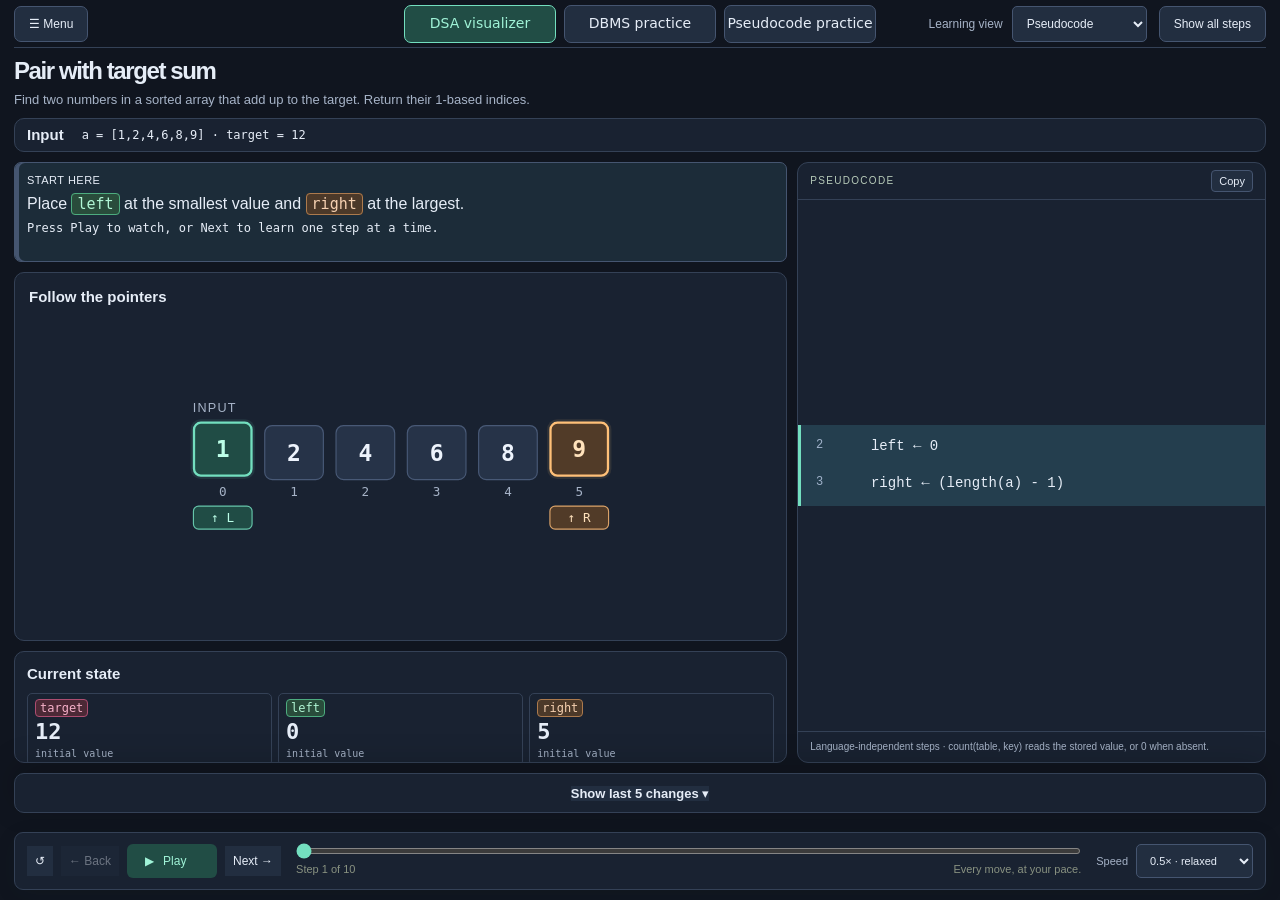
<file: index.html>
<!doctype html>
<html lang="en">
<head><meta charset="utf-8"><meta name="viewport" content="width=device-width, initial-scale=1"><title>DSAVisualiz — DSA in motion</title><link rel="stylesheet" href="styles.css?v=9ca325fb86"><link rel="stylesheet" href="focus.css?v=19f7fc8dbd"><link rel="stylesheet" href="dashboard.css?v=9e09fb40ca"><link rel="stylesheet" href="dark.css?v=203668c714"><link rel="stylesheet" href="navigation.css?v=2164ed63b3"></head>
<body class="focus-mode dashboard guided-layout dark-mode">
<aside class="sidebar" id="lesson-browser" aria-label="Lesson menu and tools"><button id="lessons-close" class="quiet-button">Close menu ×</button><a class="brand" href="#"><span class="brand-icon">D↗</span> DSA<span>Visualiz</span></a><div class="sidebar-intro">A LITTLE LESS ABSTRACT.</div><div class="menu-tabs" role="tablist" aria-label="Menu section"><button id="menu-problems" role="tab" aria-selected="true" aria-controls="catalog">Problems</button><button id="menu-tools" role="tab" aria-selected="false" aria-controls="menu-tools-panel">Tools & details</button></div><label class="search"><span>⌕</span><input id="search" placeholder="Find an algorithm…" aria-label="Find an algorithm"><kbd>/</kbd></label><nav id="catalog" aria-label="Algorithms"></nav><div id="menu-tools-panel" hidden><div class="meta"><span id="time"></span><span id="space"></span><a id="source" target="_blank" rel="noreferrer">Original problem ↗</a></div><details class="learning-details"><summary>Understand the approach & try your own input</summary><section class="bottom-grid"><article class="logic"><div class="eyebrow">THE BIG IDEA</div><h2 id="idea-title"></h2><p id="idea"></p><div class="tip"><span>↗</span><p id="invariant"></p></div></article><article class="experiment"><div class="experiment-heading"><div><div class="eyebrow">MAKE IT YOURS</div><h2>Try a different input.</h2></div><button id="example">Reset example</button></div><label for="input">Input JSON <span id="constraints"></span></label><textarea id="input" spellcheck="false" rows="4"></textarea><div class="input-actions"><span id="error" role="alert"></span><button class="run" id="run">Run dry run ↗</button></div></article></section></details>
<details class="trace"><summary>Execution log <span>Review the dry run step by step</span></summary><ol id="log"></ol></details><footer>Built for the “oh, now I get it” moment.<span>Space to play · ← → to step · R to restart</span></footer></div><div class="offline"><i></i> Offline & ready to explore <small>121 lessons · 12 patterns · zero setup</small></div></aside>
<main><header><div class="header-left"><button id="lessons-toggle" class="quiet-button" aria-expanded="false" aria-controls="lesson-browser">☰ Menu</button></div><nav class="section-nav" aria-label="Practice sections"><a href="DSAVisualiz.html" aria-current="page">DSA visualizer</a><a href="dbms.html">DBMS practice</a><a href="pseudocode.html">Pseudocode practice</a></nav><div class="header-right"><div class="breadcrumb">DSAVisualiz <span>/</span> <span id="group-label"></span></div><label class="learning-view" for="code-mode"><span>Learning view</span><select id="code-mode" aria-label="Learning view"><option value="visualization">Visualization only</option><option value="pseudocode" selected>Pseudocode</option><option value="python">Python</option><option value="java">Java</option></select></label><button id="focus-toggle" class="quiet-button" aria-pressed="true">Show all steps</button></div></header>
<section class="intro"><div class="intro-summary"><div class="eyebrow" id="lesson-number"></div><h1 id="title"></h1><p id="description"></p></div><section id="decision-panel" class="decision-panel" aria-label="Decision conditions" hidden></section></section>
<div class="workspace"><section class="visual-panel"><div class="panel-heading"><span><i class="green-dot"></i> THE DRY RUN</span><span class="tag" id="phase">READY</span></div><div class="input-block"><h2 class="block-title">Input</h2><div class="input-summary" id="input-summary"></div></div><div class="narration" aria-live="polite"><div class="narration-icon">↳</div><div><span id="step-label">START HERE</span><p id="narration"></p><p id="movement" class="movement"></p></div></div><section class="diagram-block"><h2 class="block-title">Follow the pointers</h2><p class="block-hint">Numbers below the cells are indices. Colored labels show pointer positions.</p><div class="diagram-content"><div class="stage" id="stage" aria-label="Algorithm visualization"></div><aside id="lookup-panel" class="lookup-panel" aria-label="Lookup table" hidden></aside></div></section><div class="legend"><span><i class="swatch teal"></i> left / slow / read</span><span><i class="swatch orange"></i> right / fast / write</span><span><i class="swatch violet"></i> anchor / boundary</span></div><div class="state-blocks"><section class="changes-block"><h2 id="changes-title" class="block-title">Starting point</h2><div id="change-list"></div></section><section class="values-block"><h2 class="block-title">Current state</h2><div id="variables" class="variables"></div></section><section class="history-block"><h2 class="block-title"><button id="history-toggle" aria-expanded="false" aria-controls="variable-history">Show last 5 changes ▾</button></h2><p class="history-hint">Last 5 steps with changes · left to right</p><div id="variable-history" aria-label="Variable change history"></div><div class="history-pagination"><button id="history-older" aria-label="Older variable changes">← Older</button><span id="history-range"></span><button id="history-newer" aria-label="Newer variable changes">Newer →</button></div></section></div><div id="result" class="result"></div></section>
<section class="code-panel" id="code-panel"><div class="panel-heading"><span id="code-heading">PSEUDOCODE</span><div><button id="copy" title="Copy solution">Copy</button></div></div><div class="code-scroll" id="code-scroll"><pre id="code"></pre></div><div class="code-footer" id="code-caption">Language-independent steps</div></section></div>
<section class="playback"><div class="transport"><button id="restart" title="Restart (R)" aria-label="Restart">↺</button><button id="previous" title="Previous step (←)" aria-label="Previous step">← <span>Back</span></button><button id="play" class="play" title="Play / pause (Space)">▶ <span>Play</span></button><button id="next" title="Next step (→)" aria-label="Next step"><span>Next</span> →</button></div><div class="timeline"><input type="range" id="timeline" min="0" max="1" value="0" aria-label="Dry run timeline"><div><span id="progress">Step 1 of 1</span><span>Every move, at your pace.</span></div></div><label class="speed">Speed <select id="speed"><option value="0.1">0.1× · very slow</option><option value="0.25">0.25× · slow</option><option value="0.5" selected>0.5× · relaxed</option><option value="1">1× · normal</option><option value="2">2× · quick</option></select></label></section>
</main>
<dialog id="completion-dialog" aria-labelledby="completion-title">
<div class="completion-heading"><div><h2 id="completion-title">Dry run complete</h2><p id="completion-lesson"></p></div><button id="completion-close" aria-label="Close answer summary" autofocus>Close ×</button></div>
<div class="completion-body"><div class="completion-answer"><span>Final answer</span><pre id="completion-answer"></pre></div><h3>How we reached it</h3><p class="completion-help">Each recorded step is listed in order. Select a step to inspect it in the visualization.</p><ol id="completion-steps"></ol></div>
<div class="completion-actions"><button id="completion-replay">Replay from the start</button><button id="completion-done">Back to visualization</button></div>
</dialog>
<script src="algorithms.js?v=b1c90c211d"></script><script src="playback.js?v=364c61879c"></script><script src="code-modes.js?v=972cb3eb5a"></script><script src="app.js?v=55fa50947c"></script></body></html>
</file>
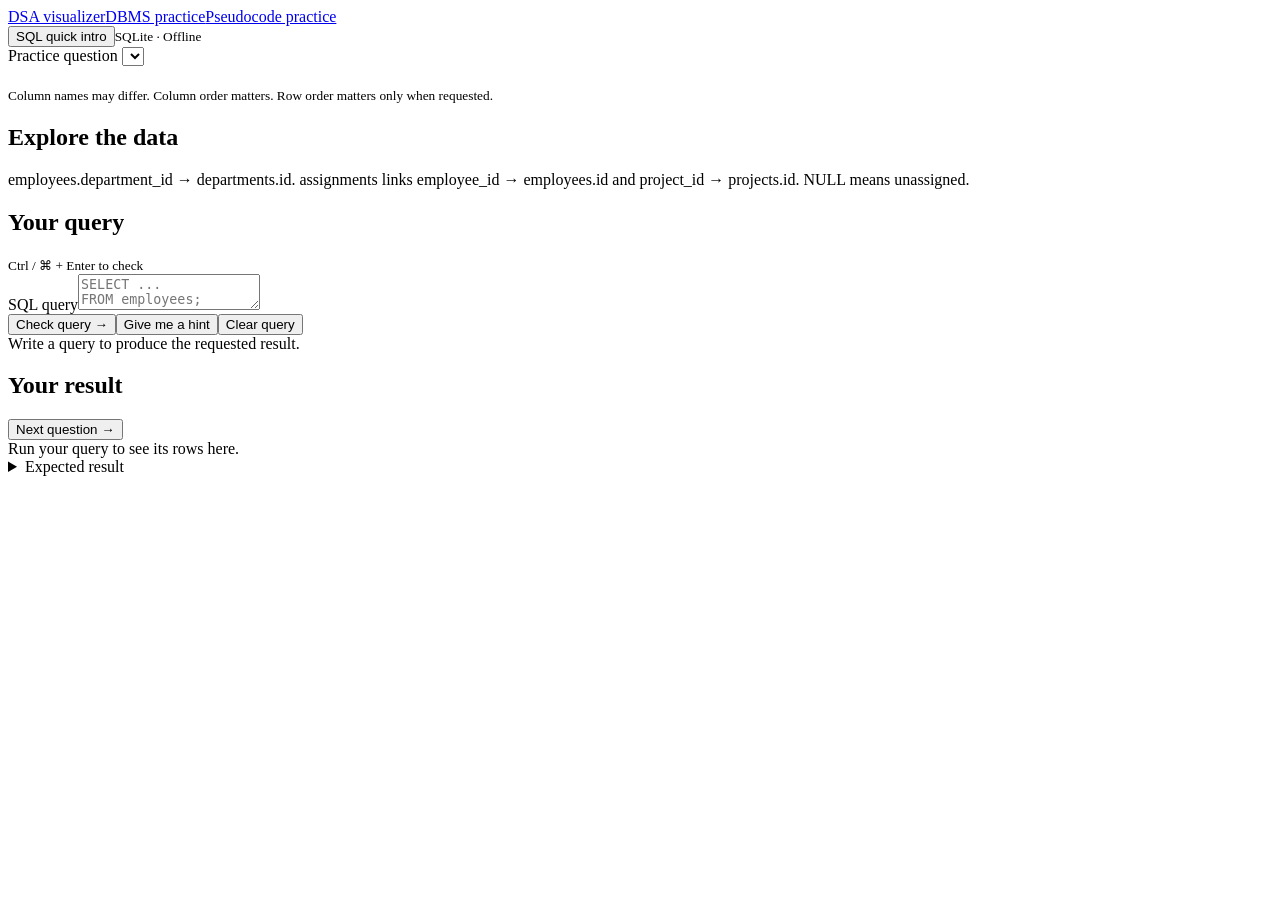
<file: dbms.template.html>
<!doctype html><html lang="en"><head><meta charset="utf-8"><meta name="viewport" content="width=device-width,initial-scale=1"><title>DSAVisualiz · DBMS practice</title><style>/*STYLE*/</style></head><body><header><div class="header-left"></div><nav class="section-nav" aria-label="Practice sections"><a href="DSAVisualiz.html">DSA visualizer</a><a href="dbms.html" aria-current="page">DBMS practice</a><a href="pseudocode.html">Pseudocode practice</a></nav><div class="header-right"><button id="guide-open">SQL quick intro</button><small>SQLite · Offline</small></div></header><main><section class="question panel"><label for="question">Practice question <span id="progress"></span></label><select id="question"></select><h1 id="title"></h1><p id="prompt"></p><small>Column names may differ. Column order matters. Row order matters only when requested.</small></section><section class="schema panel"><h2>Explore the data</h2><p>employees.department_id → departments.id. assignments links employee_id → employees.id and project_id → projects.id. NULL means unassigned.</p><div id="data"></div></section><section class="editor panel"><div class="heading"><h2>Your query</h2><small>Ctrl / ⌘ + Enter to check</small></div><label class="sr" for="query">SQL query</label><textarea id="query" spellcheck="false" placeholder="SELECT ...&#10;FROM employees;"></textarea><div class="actions"><button id="check">Check query →</button><button id="hint">Give me a hint</button><button id="reset">Clear query</button></div><div id="feedback" role="status" aria-live="polite">Write a query to produce the requested result.</div><ol id="hints"></ol></section><section class="results panel"><div class="heading"><h2>Your result</h2><button id="next">Next question →</button></div><div id="results">Run your query to see its rows here.</div><details><summary>Expected result</summary><div id="expected"></div></details></section></main><dialog id="sql-guide" aria-labelledby="guide-title"><div class="heading"><h2 id="guide-title">SQL quick intro</h2><button id="guide-close">Close ×</button></div><p>Start with CRUD, then expand a clause for its purpose, example, and common trap.</p><div id="guide-content"></div></dialog><script id="sql-engine" type="text/plain">/*ENGINE*/</script><script>/*CORE*/</script><script>/*APP*/</script></body></html>
</file>
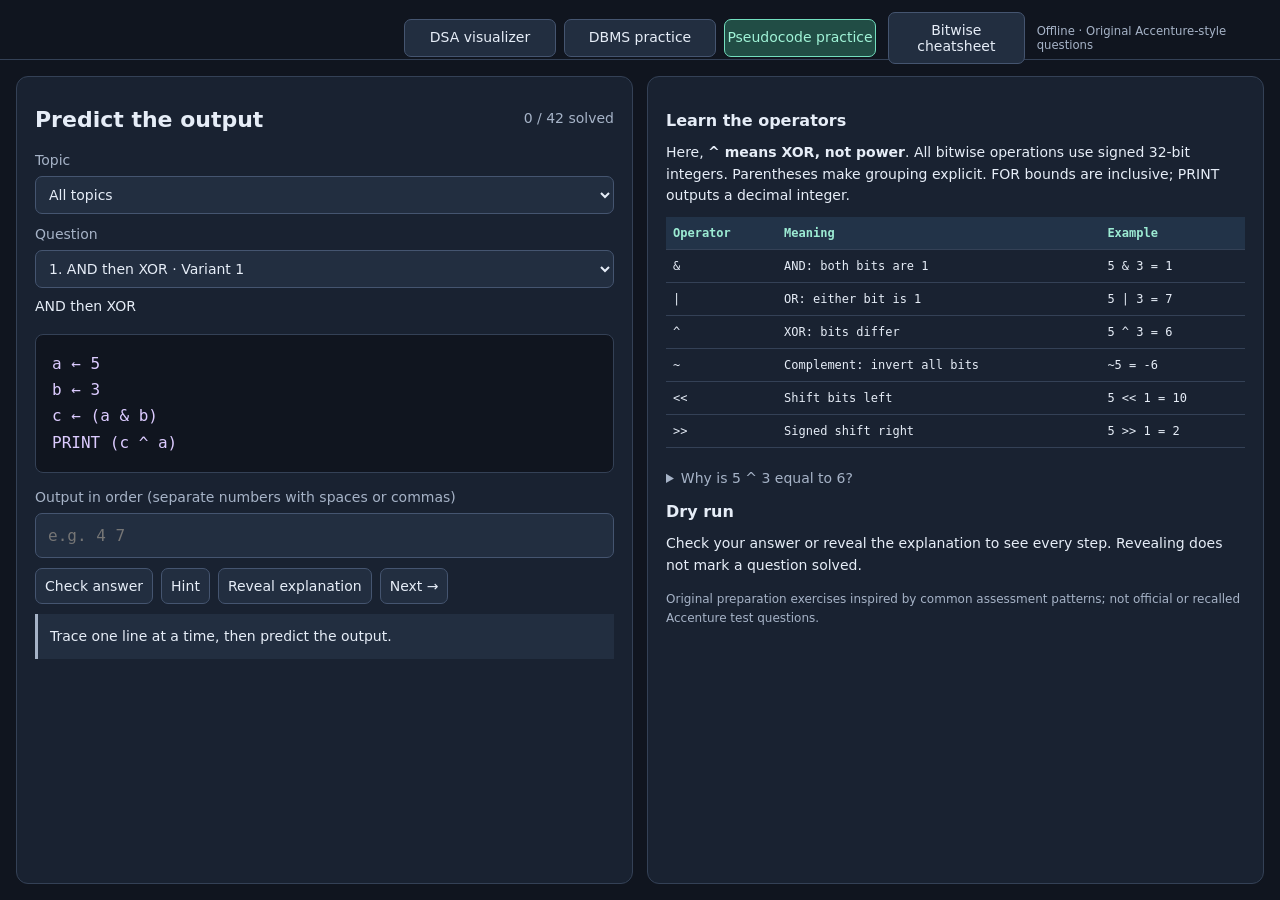
<file: pseudocode.html>
<!doctype html><html lang="en"><head><meta charset="utf-8"><meta name="viewport" content="width=device-width,initial-scale=1"><title>DSAVisualiz · Pseudocode practice</title><style>:root{color-scheme:dark;font-family:system-ui,sans-serif;color:#e6edf7;background:#10151f;font-size:14px}*{box-sizing:border-box}body{margin:0}header{height:60px;display:flex;align-items:center;gap:28px;padding:12px 24px;border-bottom:1px solid #344156}header small{margin-left:auto}a{color:#73dfbf}span,small{color:#a6b3c7}main{height:calc(100dvh - 60px);padding:16px;display:grid;grid-template-columns:1fr 1fr;grid-template-rows:auto minmax(0,1fr);gap:14px}.panel{background:#192231;border:1px solid #344156;border-radius:12px;padding:18px;min-width:0;min-height:0;overflow:auto}.question{grid-column:1}.schema{grid-column:2;grid-row:1 / 3}.editor{grid-column:1;display:flex;flex-direction:column}.results{grid-column:1 / 3;display:none}main{grid-template-columns:1.1fr 1fr .9fr;grid-template-rows:180px minmax(0,1fr)}.question{grid-column:1 / 3}.schema{grid-column:3}.editor{grid-column:1}.results{display:block;grid-column:2;grid-row:2}h1{font-size:22px;margin:12px 0 8px}h2{font-size:16px;margin:0 0 12px}p{line-height:1.55;margin:8px 0}label{display:block;margin-bottom:8px;color:#a6b3c7}select,button,textarea{font:inherit;color:inherit;background:#222e40;border:1px solid #455570;border-radius:7px;padding:9px}select{max-width:100%}textarea{resize:none;width:100%;flex:1;min-height:110px;font:15px/1.6 Consolas,monospace;padding:14px;tab-size:2}button{cursor:pointer;transition:background .2s, border-color .2s}button:hover{background:#30425a;border-color:#73dfbf}button:disabled{opacity:.5;cursor:wait}#check{background:#214d45;color:#a0f3d7}.actions,.heading{display:flex;align-items:center;gap:8px;flex-wrap:wrap;margin:10px 0}.heading{justify-content:space-between;margin-top:0}.heading h2{margin:0}#feedback{padding:12px;border-left:3px solid #a6b3c7;background:#222e40;margin-top:6px;line-height:1.5}#feedback.good{border-color:#73dfbf;color:#a0f3d7}#feedback.bad{border-color:#ffc078;color:#ffd199}#hints{color:#dccbff;line-height:1.6;padding-left:20px;margin:8px 0;max-height:110px;overflow:auto}table{width:100%;border-collapse:collapse;font:12px/1.5 Consolas,monospace;margin:10px 0 22px}th,td{text-align:left;border-bottom:1px solid #344156;padding:7px;white-space:nowrap}th{color:#9cebd3;background:#223348;position:sticky;top:0}.table-wrap{overflow:auto}details{margin-top:20px}summary{cursor:pointer;color:#a6b3c7}.sr{position:absolute;width:1px;height:1px;overflow:hidden;clip-path:inset(50%)}:focus-visible{outline:2px solid #73dfbf;outline-offset:3px}@media(max-width:950px){main{height:auto;display:flex;flex-direction:column}.editor{min-height:360px}.panel{overflow:auto}}@media(prefers-reduced-motion:reduce){*{transition:none!important}}

dialog{width:min(900px,92vw);max-height:85dvh;overflow:auto;background:#192231;color:#e6edf7;border:1px solid #455570;border-radius:14px;padding:24px}dialog::backdrop{background:#070d17bb;backdrop-filter:blur(3px)}dialog details{border:1px solid #344156;padding:12px;border-radius:8px}dialog summary{color:#a0f3d7;font-weight:600}dialog pre{white-space:pre-wrap;background:#10151f;padding:14px;border-radius:8px;color:#dccbff;line-height:1.6}header{gap:16px}header a{white-space:nowrap}.schema table{font-size:11px}.schema td,.schema th{padding:5px}

.pseudo-main{grid-template-columns:1fr 1fr;grid-template-rows:minmax(0,1fr)}.pseudo-main pre{font:16px/1.65 Consolas,monospace;white-space:pre-wrap;background:#10151f;border:1px solid #344156;border-radius:8px;padding:16px;color:#dccbff}.pseudo-main input{width:100%;padding:12px;background:#222e40;color:#e6edf7;border:1px solid #455570;border-radius:7px;font:16px Consolas,monospace}.pseudo-main label{margin-top:12px}.pseudo-main select{width:100%}.pseudo-main li{padding:10px 4px;border-bottom:1px solid #344156;line-height:1.6;overflow-wrap:anywhere}.muted{color:#a6b3c7;font-size:12px}.pseudo-main h2{margin-top:16px}

#bit-cheatsheet{width:min(1080px,94vw)}#bit-cheatsheet>.heading{position:sticky;top:-24px;padding:12px 0;background:#192231;z-index:2}#bit-cheatsheet .bit-cheat-grid{display:grid;grid-template-columns:repeat(2,minmax(0,1fr));gap:14px}#bit-cheatsheet section{padding:16px;border:1px solid #344156;border-radius:10px;background:#172130;min-width:0}#bit-cheatsheet h3{color:#a0f3d7;margin:0 0 10px;font-size:15px}#bit-cheatsheet pre{font:13px/1.7 Consolas,monospace;overflow:auto;white-space:pre}#bit-cheatsheet li{line-height:1.6;margin-bottom:8px}#bit-cheatsheet ul{padding-left:18px}#bit-cheatsheet p{color:#bac9dc}#bit-cheatsheet table{margin-bottom:10px}@media(max-width:780px){#bit-cheatsheet .bit-cheat-grid{grid-template-columns:1fr}}

/* Fixed section buttons shared by every offline page. */
body header,body.dashboard header{display:grid;grid-template-columns:minmax(0,1fr) auto minmax(0,1fr);align-items:center;gap:12px}
.header-left{display:flex;align-items:center;justify-content:flex-start;min-width:0}
.header-right{display:flex;align-items:center;justify-content:flex-end;gap:12px;min-width:0}
header .section-nav{display:flex;align-items:center;gap:8px;flex:none;margin:0;padding:0;max-height:none;overflow:visible;font:14px/1.4 system-ui,sans-serif;background:transparent;border:0}
header .section-nav a{display:flex;align-items:center;justify-content:center;width:152px;height:38px;box-sizing:border-box;color:#e6edf7;text-decoration:none;white-space:nowrap;background:#222e40;border:1px solid #455570;border-radius:7px;padding:0 10px;font-weight:500;transition:background-color .2s ease,border-color .2s ease,color .2s ease}
header .section-nav a:hover{background:#30425a;border-color:#73dfbf}
header .section-nav a[aria-current="page"]{color:#a0f3d7;background:#214d45;border-color:#73dfbf;font-weight:500}
header .section-nav a:focus-visible{outline:2px solid #73dfbf;outline-offset:3px}
body.dashboard header .breadcrumb{display:none}
header .header-right .learning-view{margin:0}
@media(max-width:1200px){header .section-nav a{width:135px;font-size:13px}header .header-right .learning-view>span{display:none}.header-right{gap:8px}header .header-right>small{display:none}}
@media(max-width:950px){header .section-nav a{width:120px;font-size:12px}body header,body.dashboard header{gap:8px}.header-right #code-mode{max-width:125px}.header-right #focus-toggle{padding:8px;font-size:11px}}
@media(max-width:780px){body header,body.dashboard header{grid-template-columns:auto 1fr;height:auto;min-height:60px;flex-wrap:nowrap}header .section-nav{justify-self:end;gap:4px}header .section-nav a{width:106px;font-size:11px;padding:0 5px}.header-right{grid-column:1/-1;padding-bottom:6px}}
@media(prefers-reduced-motion:reduce){header .section-nav a{transition:none}}
</style></head><body><header><div class="header-left"></div><nav class="section-nav" aria-label="Practice sections"><a href="DSAVisualiz.html">DSA visualizer</a><a href="dbms.html">DBMS practice</a><a href="pseudocode.html" aria-current="page">Pseudocode practice</a></nav><div class="header-right"><button id="bit-cheatsheet-open" aria-haspopup="dialog" aria-controls="bit-cheatsheet">Bitwise cheatsheet</button><small>Offline · Original Accenture-style questions</small></div></header><main class="pseudo-main"><section class="panel pseudo-question"><div class="heading"><h1>Predict the output</h1><span id="progress"></span></div><label for="topic">Topic</label><select id="topic"><option value="all">All topics</option></select><label for="question">Question</label><select id="question"></select><p id="title"></p><pre id="program"></pre><form id="answer-form"><label for="answer">Output in order (separate numbers with spaces or commas)</label><input id="answer" autocomplete="off" placeholder="e.g. 4 7"><div class="actions"><button type="submit">Check answer</button><button id="hint" type="button">Hint</button><button id="reveal" type="button">Reveal explanation</button><button id="next" type="button">Next →</button></div></form><p id="feedback" role="status"></p></section><section class="panel pseudo-explanation"><h2>Learn the operators</h2><p>Here, <b>^ means XOR, not power</b>. All bitwise operations use signed 32-bit integers. Parentheses make grouping explicit. FOR bounds are inclusive; PRINT outputs a decimal integer.</p><table><thead><tr><th>Operator</th><th>Meaning</th><th>Example</th></tr></thead><tbody><tr><td>&amp;</td><td>AND: both bits are 1</td><td>5 &amp; 3 = 1</td></tr><tr><td>|</td><td>OR: either bit is 1</td><td>5 | 3 = 7</td></tr><tr><td>^</td><td>XOR: bits differ</td><td>5 ^ 3 = 6</td></tr><tr><td>~</td><td>Complement: invert all bits</td><td>~5 = -6</td></tr><tr><td>&lt;&lt;</td><td>Shift bits left</td><td>5 &lt;&lt; 1 = 10</td></tr><tr><td>&gt;&gt;</td><td>Signed shift right</td><td>5 &gt;&gt; 1 = 2</td></tr></tbody></table><details><summary>Why is 5 ^ 3 equal to 6?</summary><pre>5 = 0101
3 = 0011
^ = 0110 = 6</pre><p>XOR returns 1 where the two input bits differ. Leading zeros do not change a positive value. Negative values are shown using 32-bit two’s complement.</p></details><h2>Dry run</h2><p id="trace-help">Check your answer or reveal the explanation to see every step. Revealing does not mark a question solved.</p><ol id="trace"></ol><p class="muted">Original preparation exercises inspired by common assessment patterns; not official or recalled Accenture test questions.</p></section></main><dialog id="bit-cheatsheet" aria-labelledby="bit-cheatsheet-title">
<div class="heading"><div><h2 id="bit-cheatsheet-title">Bitwise cheatsheet</h2><small>Quick reference for pseudocode · signed 32-bit integers</small></div><button id="bit-cheatsheet-close" autofocus>Close ×</button></div>
<p><b>^ is XOR, not exponentiation.</b> Work one bit at a time. Bit positions start at <b>0 on the right</b>. Examples below show short positive numbers with leading zeros; negative numbers use 32-bit two’s complement.</p>
<div class="bit-cheat-grid">
<section><h3>1 · Read a binary number</h3><pre>Position:  3  2  1  0
Value:     8  4  2  1
Bits:      1  1  0  1
13 = 8 + 4 + 1 = 1101</pre><p>Each place is worth twice the place to its right. Add the place values where the bit is 1.</p></section>
<section><h3>2 · Truth table: one pair of bits</h3><table><thead><tr><th>A</th><th>B</th><th>A &amp; B</th><th>A | B</th><th>A ^ B</th></tr></thead><tbody><tr><td>0</td><td>0</td><td>0</td><td>0</td><td>0</td></tr><tr><td>0</td><td>1</td><td>0</td><td>1</td><td>1</td></tr><tr><td>1</td><td>0</td><td>0</td><td>1</td><td>1</td></tr><tr><td>1</td><td>1</td><td>1</td><td>1</td><td>0</td></tr></tbody></table><p><b>&amp;</b>: both · <b>|</b>: either · <b>^</b>: different</p></section>
<section><h3>3 · AND, OR and XOR side by side</h3><pre>  5 = 0101     5 = 0101     5 = 0101
  3 = 0011     3 = 0011     3 = 0011
  &amp;   ----     |   ----     ^   ----
      0001         0111         0110
         1            7            6</pre><p>AND keeps shared 1s. OR combines 1s. XOR removes shared 1s and keeps differences.</p></section>
<section><h3>4 · Shifts and complement</h3><pre>5 &lt;&lt; 1  = 10   0101 → 1010
5 &gt;&gt; 1  =  2   0101 → 0010
~5      = -6   rule: ~n = -n - 1
-5 &gt;&gt; 1 = -3   signed shift keeps the sign</pre><p>For non-negative numbers, right shift by k is floor(n / 2ᵏ). Left shift acts like multiplication by 2ᵏ only when the signed 32-bit result does not overflow. ~ flips <em>all 32 bits</em>, not just the few bits printed above.</p></section>
<section><h3>5 · Shortcuts worth remembering</h3><pre>x ^ x = 0       x ^ 0 = x
x &amp; x = x       x &amp; 0 = 0
x | x = x       x | 0 = x
(x ^ y) ^ y = x
x &amp; ~x = 0      x | ~x = -1</pre><p>XOR can be regrouped and reordered: equal values cancel in pairs. For example, 7 ^ 4 ^ 7 = 4.</p></section>
<section><h3>6 · Common bit tricks</h3><div class="table-wrap"><table><thead><tr><th>Task</th><th>Expression</th><th>Example</th></tr></thead><tbody><tr><td>Odd?</td><td>(n &amp; 1) == 1</td><td>5 &amp; 1 = 1</td></tr><tr><td>Test bit k</td><td>(n &amp; (1 &lt;&lt; k)) != 0</td><td>5, k=2 → true</td></tr><tr><td>Set bit k</td><td>n | (1 &lt;&lt; k)</td><td>5, k=1 → 7</td></tr><tr><td>Clear bit k</td><td>n &amp; ~(1 &lt;&lt; k)</td><td>7, k=1 → 5</td></tr><tr><td>Toggle bit k</td><td>n ^ (1 &lt;&lt; k)</td><td>5, k=2 → 1</td></tr><tr><td>Remove lowest 1</td><td>n &amp; (n - 1)</td><td>12 → 8</td></tr><tr><td>Power of two?</td><td>n &gt; 0 AND (n &amp; (n - 1)) == 0</td><td>8 → true</td></tr></tbody></table></div><p>Use non-negative n and bit positions 0–30 for these simple signed-integer examples. Bit 31 is the sign bit. Count set bits by repeatedly clearing the lowest 1 until n becomes 0.</p></section>
<section><h3>7 · A quick dry run</h3><pre>a ← 5        // 0101
b ← 3        // 0011
c ← a ^ b    // 0110 = 6
c ← c &lt;&lt; 1   // 1100 = 12
PRINT c &amp; 7  // 1100 &amp; 0111 = 0100 = 4</pre><p>Write down each updated value immediately. Later statements use the new value, not the original one.</p></section>
<section><h3>8 · Common exam traps</h3><ul><li><b>Bitwise vs logical:</b> 2 &amp; 1 = 0, but “2 != 0 AND 1 != 0” is true. AND/OR combine conditions; &amp;/| combine bits.</li><li><b>Parentheses first:</b> (5 + 2) ^ 3 = 4, while 5 + (2 ^ 3) = 6. Precedence rules vary by language; use the question’s rules.</li><li><b>Complement is signed:</b> ~5 is -6, not 10. (~5) &amp; 15 is 10 because the mask keeps only four bits.</li><li><b>Zero is not a power of two:</b> always include n &gt; 0 in the test.</li><li><b>Shifts have limits:</b> overflow can change the sign. In this app, shift counts use their lowest 5 bits; use 0–31 and don’t assume shifting by 32 clears a number.</li><li><b>Loop bounds:</b> these questions use inclusive FOR bounds. Trace every iteration and every PRINT in order.</li></ul></section>
</div></dialog>
<script>// Original practice questions, not copied or represented as actual company test questions.
const bit = (op,a,b)=>[op,a,b];
const set=(name,value)=>['set',name,value];
const print=value=>['print',value];
const pseudoQuestions=[];
function add(title,topic,hint,program){pseudoQuestions.push({id:pseudoQuestions.length,title,topic,hint,program});}
for(let v=0;v<3;v++){
 const a=5+v*2,b=3+v;
 add('AND then XOR','Bitwise basics','AND keeps shared 1 bits. XOR keeps bits that differ.',[set('a',a),set('b',b),set('c',bit('&','a','b')),print(bit('^','c','a'))]);
 add('OR and a mask','Bitwise basics','OR sets a bit if either input has it. The final AND keeps only bits present in the mask.',[set('a',a),set('b',b),set('c',bit('|','a','b')),print(bit('&','c',6))]);
 add('Shift, then combine','Shifts','A left shift by 1 doubles these small positive integers. Apply the AND before the XOR shown outside it.',[set('a',a),set('b',bit('<<','a',1)),print(bit('^','b',bit('&','a',3)))]);
 add('Right shift loop','Loops','Each right shift by 1 discards the lowest bit of these non-negative integers.',[set('n',28+v*7),['for','i',1,3,[set('n',bit('>>','n',1))]],print('n')]);
 add('Branch on a bit','Conditions','n & 1 is 1 for odd numbers and 0 for even numbers.',[set('n',6+v),['if',bit('==',bit('&','n',1),0),[set('n',bit('^','n',3))],[set('n',bit('|','n',2))]],print('n')]);
 add('XOR swap','Assignments','Assignments execute in order. Each line uses the values produced by the previous line.',[set('a',a),set('b',b),set('a',bit('^','a','b')),set('b',bit('^','a','b')),set('a',bit('^','a','b')),print('a'),print('b')]);
 add('Toggle the same bit','Bit masks','XOR toggles a bit. Toggling the same bit twice restores it.',[set('n',a),set('mask',bit('<<',1,v+1)),set('n',bit('^','n','mask')),print('n'),set('n',bit('^','n','mask')),print('n')]);
 add('Set and clear bits','Bit masks','OR with a mask sets bits. AND with the complement of a mask clears those bits.',[set('n',a),set('n',bit('|','n',bit('<<',1,3))),set('n',bit('&','n',['~',bit('<<',1,v)])),print('n')]);
 add('Count set bits','While loops','n & (n - 1) removes the lowest set bit. Count how often you can do it before n becomes zero.',[set('n',11+v*4),set('count',0),['while',bit('>', 'n',0),[set('n',bit('&','n',bit('-','n',1))),set('count',bit('+','count',1))]],print('count')]);
 add('Running XOR','Loops','Track the accumulator after each iteration. Equal values cancel under XOR.',[set('total',0),['for','i',1,4+v,[set('total',bit('^','total','i'))]],print('total')]);
 add('Nested bit loops','Nested loops','For each outer iteration, the inner loop runs completely. Add each i & j value.',[set('sum',0),['for','i',1,2+v,[['for','j',1,3,[set('sum',bit('+','sum',bit('&','i','j')))]]]],print('sum')]);
 add('Complement is signed','Complement','Use signed 32-bit two’s complement: ~n = -n - 1. Then apply the 4-bit mask.',[set('n',a),set('x',['~','n']),print('x'),print(bit('&','x',15))]);
 add('Arithmetic versus XOR','Mixed operators','^ is XOR, not exponentiation. Parentheses specify exactly what to evaluate first.',[set('a',a),set('b',b),set('x',bit('^',bit('+','a',2),'b')),set('y',bit('+','a',bit('^',2,'b'))),print('x'),print('y')]);
 add('Branch inside a loop','Control flow','Test the current i each time. Odd and even iterations take different branches.',[set('x',a),['for','i',1,4,[['if',bit('==',bit('&','i',1),1),[set('x',bit('^','x','i'))],[set('x',bit('+','x','i'))]]]],print('x')]);
}
function expression(e){if(!Array.isArray(e))return String(e);return e[0]==='~'?`(~${expression(e[1])})`:`(${expression(e[1])} ${e[0]} ${expression(e[2])})`;}
function format(program,depth=0){const lines=[],pad='  '.repeat(depth);for(const s of program){if(s[0]==='set')lines.push(`${pad}${s[1]} ← ${expression(s[2])}`);if(s[0]==='print')lines.push(`${pad}PRINT ${expression(s[1])}`);if(s[0]==='for'){lines.push(`${pad}FOR ${s[1]} ← ${s[2]} TO ${s[3]} (inclusive)`);lines.push(...format(s[4],depth+1),pad+'END FOR');}if(s[0]==='while'){lines.push(pad+'WHILE '+expression(s[1]));lines.push(...format(s[2],depth+1),pad+'END WHILE');}if(s[0]==='if'){lines.push(pad+'IF '+expression(s[1]));lines.push(...format(s[2],depth+1),pad+'ELSE',...format(s[3],depth+1),pad+'END IF');}}return lines;}
function execute(program){const vars={},output=[],trace=[];let budget=1000;const binary=n=>(n>>>0).toString(2).padStart(8,'0');
 function value(e){if(typeof e==='number')return e;if(typeof e==='string'){if(!(e in vars))throw Error('Unknown variable '+e);return vars[e];}const a=value(e[1]),b=e.length>2?value(e[2]):0;switch(e[0]){case '+':return a+b;case '-':return a-b;case '&':return a&b;case '|':return a|b;case '^':return a^b;case '~':return ~a;case '<<':return a<<b;case '>>':return a>>b;case '==':return a===b;case '>':return a>b;default:throw Error('Unknown operator');}}
 function detail(e){if(!Array.isArray(e))return '';if(['&','|','^'].includes(e[0]))return `Bits: ${binary(value(e[1]))} ${e[0]} ${binary(value(e[2]))} = ${binary(value(e))}`;if(e[0]==='~')return `Signed complement: ~${value(e[1])} = -${value(e[1])} - 1 = ${value(e)}`;return '';}
 function run(p){for(const s of p){if(--budget<0)throw Error('Trace limit');switch(s[0]){case 'set':{const old=vars[s[1]],n=value(s[2]),why=detail(s[2]);vars[s[1]]=n;trace.push(`${s[1]}: ${old===undefined?'initial':old} → ${n} · ${expression(s[2])}${why?' · '+why:''}`);break;}case 'print':{const n=value(s[1]);output.push(n);trace.push('PRINT → '+n);break;}case 'if':{const yes=value(s[1]);trace.push(expression(s[1])+' is '+Boolean(yes)+' → '+(yes?'IF':'ELSE')+' branch');run(yes?s[2]:s[3]);break;}case 'for':{for(let i=s[2];i<=s[3];i++){vars[s[1]]=i;trace.push('Iteration: '+s[1]+' = '+i);run(s[4]);}trace.push('FOR complete');break;}case 'while':{while(value(s[1])){trace.push(expression(s[1])+' is true');run(s[2]);}trace.push(expression(s[1])+' is false → leave loop');break;}}}}
 run(program);return {output,trace};}
if(typeof module!=='undefined'&&module.exports)module.exports={pseudoQuestions,execute,format};
</script><script>const $=id=>document.getElementById(id);let selected=0,filtered=pseudoQuestions;let saved={};try{saved=JSON.parse(localStorage.getItem('pseudo-practice-v1')||'{}');}catch{}
function persist(){try{localStorage.setItem('pseudo-practice-v1',JSON.stringify(saved));}catch{}}
function stats(){$('progress').textContent=`${pseudoQuestions.filter(q=>saved[q.id]?.solved).length} / ${pseudoQuestions.length} solved`;}
function load(){selected=Number($('question').value);const q=pseudoQuestions[selected];$('title').textContent=q.title;$('program').textContent=format(q.program).join('\n');$('answer').value=saved[selected]?.draft||'';$('trace').replaceChildren();$('trace-help').hidden=false;$('feedback').textContent='Trace one line at a time, then predict the output.';$('feedback').className='';$('next').disabled=filtered[filtered.length-1].id===selected;stats();}
function filter(){filtered=pseudoQuestions.filter(q=>$('topic').value==='all'||q.topic===$('topic').value);$('question').replaceChildren();for(const q of filtered){const o=document.createElement('option');o.value=q.id;o.textContent=`${q.id+1}. ${q.title} · Variant ${Math.floor(q.id/14)+1}`;$('question').append(o);}load();}
function reveal(){const r=execute(pseudoQuestions[selected].program);$('trace').replaceChildren();$('trace-help').hidden=true;for(const line of ['Output: '+r.output.join(' '),...r.trace]){const li=document.createElement('li');li.textContent=line;$('trace').append(li);}}
for(const topic of new Set(pseudoQuestions.map(q=>q.topic))){const o=document.createElement('option');o.value=topic;o.textContent=topic;$('topic').append(o);}
$('topic').onchange=filter;$('question').onchange=load;$('answer').oninput=()=>{saved[selected]={...saved[selected],draft:$('answer').value};persist();};$('answer-form').onsubmit=e=>{e.preventDefault();const raw=$('answer').value.trim();if(!/^-?\d+(?:[\s,]+-?\d+)*$/.test(raw)){$('feedback').textContent='Enter decimal integers separated by spaces or commas.';return;}const actual=raw.split(/[\s,]+/).map(Number),expected=execute(pseudoQuestions[selected].program).output;const ok=JSON.stringify(actual)===JSON.stringify(expected);$('feedback').textContent=ok?'Correct! Review the dry run to confirm your reasoning.':'Not quite. Hint: '+pseudoQuestions[selected].hint;$('feedback').className=ok?'good':'bad';if(ok){saved[selected]={...saved[selected],solved:true};persist();stats();reveal();}};
$('hint').onclick=()=>{$('feedback').textContent=pseudoQuestions[selected].hint;$('feedback').className='';};$('reveal').onclick=reveal;$('next').onclick=()=>{const next=filtered[filtered.findIndex(q=>q.id===selected)+1];if(next){$('question').value=next.id;load();}};filter();

$('bit-cheatsheet-open').onclick=()=>$('bit-cheatsheet').showModal();
$('bit-cheatsheet-close').onclick=()=>$('bit-cheatsheet').close();
</script></body></html>
</file>
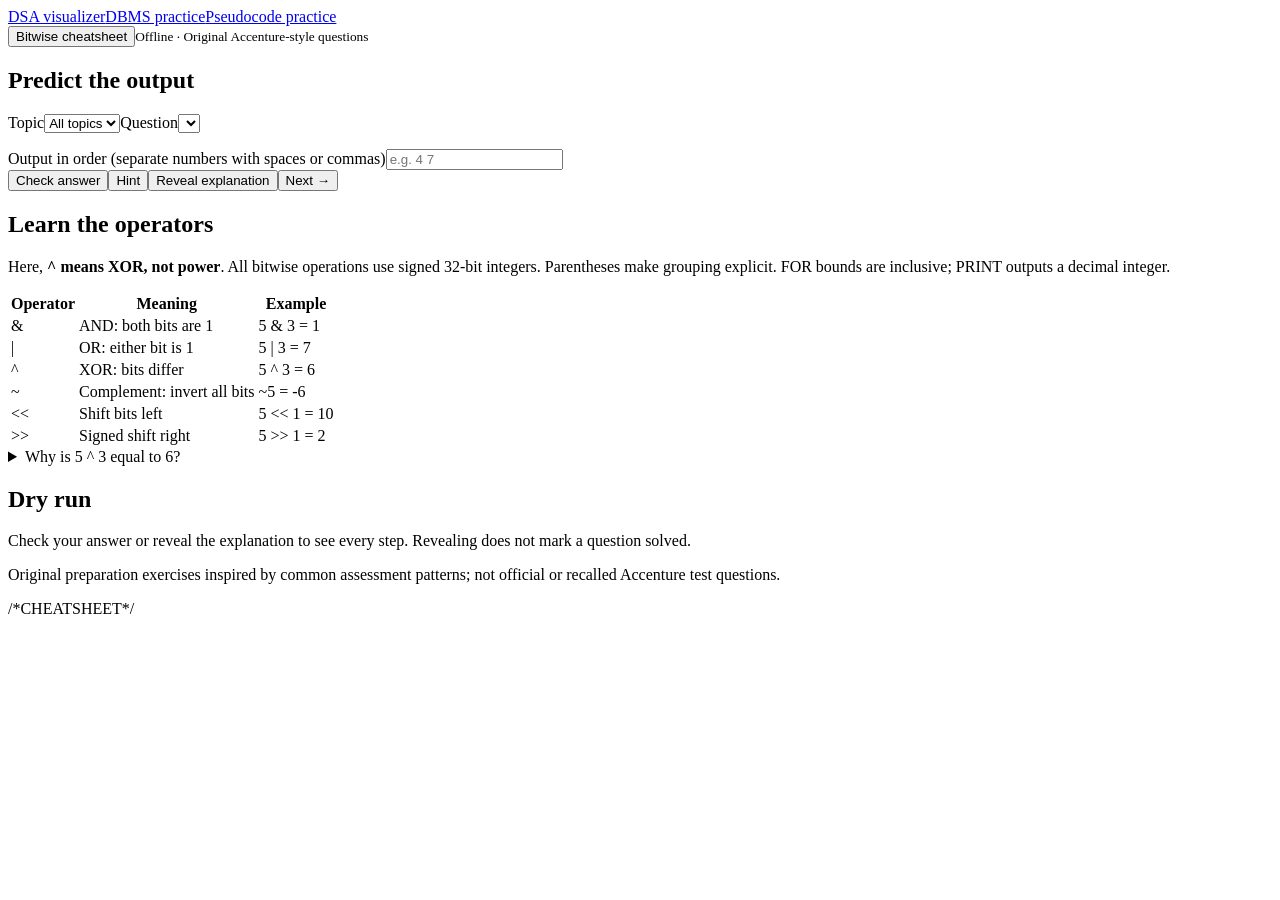
<file: pseudocode.template.html>
<!doctype html><html lang="en"><head><meta charset="utf-8"><meta name="viewport" content="width=device-width,initial-scale=1"><title>DSAVisualiz · Pseudocode practice</title><style>/*STYLE*/</style></head><body><header><div class="header-left"></div><nav class="section-nav" aria-label="Practice sections"><a href="DSAVisualiz.html">DSA visualizer</a><a href="dbms.html">DBMS practice</a><a href="pseudocode.html" aria-current="page">Pseudocode practice</a></nav><div class="header-right"><button id="bit-cheatsheet-open" aria-haspopup="dialog" aria-controls="bit-cheatsheet">Bitwise cheatsheet</button><small>Offline · Original Accenture-style questions</small></div></header><main class="pseudo-main"><section class="panel pseudo-question"><div class="heading"><h1>Predict the output</h1><span id="progress"></span></div><label for="topic">Topic</label><select id="topic"><option value="all">All topics</option></select><label for="question">Question</label><select id="question"></select><p id="title"></p><pre id="program"></pre><form id="answer-form"><label for="answer">Output in order (separate numbers with spaces or commas)</label><input id="answer" autocomplete="off" placeholder="e.g. 4 7"><div class="actions"><button type="submit">Check answer</button><button id="hint" type="button">Hint</button><button id="reveal" type="button">Reveal explanation</button><button id="next" type="button">Next →</button></div></form><p id="feedback" role="status"></p></section><section class="panel pseudo-explanation"><h2>Learn the operators</h2><p>Here, <b>^ means XOR, not power</b>. All bitwise operations use signed 32-bit integers. Parentheses make grouping explicit. FOR bounds are inclusive; PRINT outputs a decimal integer.</p><table><thead><tr><th>Operator</th><th>Meaning</th><th>Example</th></tr></thead><tbody><tr><td>&amp;</td><td>AND: both bits are 1</td><td>5 &amp; 3 = 1</td></tr><tr><td>|</td><td>OR: either bit is 1</td><td>5 | 3 = 7</td></tr><tr><td>^</td><td>XOR: bits differ</td><td>5 ^ 3 = 6</td></tr><tr><td>~</td><td>Complement: invert all bits</td><td>~5 = -6</td></tr><tr><td>&lt;&lt;</td><td>Shift bits left</td><td>5 &lt;&lt; 1 = 10</td></tr><tr><td>&gt;&gt;</td><td>Signed shift right</td><td>5 &gt;&gt; 1 = 2</td></tr></tbody></table><details><summary>Why is 5 ^ 3 equal to 6?</summary><pre>5 = 0101
3 = 0011
^ = 0110 = 6</pre><p>XOR returns 1 where the two input bits differ. Leading zeros do not change a positive value. Negative values are shown using 32-bit two’s complement.</p></details><h2>Dry run</h2><p id="trace-help">Check your answer or reveal the explanation to see every step. Revealing does not mark a question solved.</p><ol id="trace"></ol><p class="muted">Original preparation exercises inspired by common assessment patterns; not official or recalled Accenture test questions.</p></section></main>/*CHEATSHEET*/<script>/*CORE*/</script><script>/*APP*/</script></body></html>
</file>
<file: styles.css>
:root{--bg:#f6f7f3;--ink:#243c35;--muted:#7b8780;--green:#26715b;--line:#dfe5dc;--orange:#d88345;--purple:#8271ba;font-family:Inter,Segoe UI,Arial,sans-serif;color:var(--ink);background:var(--bg);font-synthesis:none}*{box-sizing:border-box}body{margin:0}button,input,select,textarea{font:inherit}button,a,input,select{ -webkit-tap-highlight-color:transparent}button{cursor:pointer}button:disabled{opacity:.3;cursor:default}button:focus-visible,a:focus-visible,input:focus-visible,select:focus-visible,textarea:focus-visible,summary:focus-visible{outline:3px solid #93bfa5;outline-offset:3px}a{color:inherit}.sidebar{position:fixed;inset:0 auto 0 0;width:258px;background:#eff2eb;border-right:1px solid var(--line);padding:30px 19px 18px;display:flex;flex-direction:column}.brand{display:flex;align-items:center;font-size:26px;letter-spacing:-1.3px;text-decoration:none;font-weight:750}.brand>span:last-child{font-weight:400}.brand-icon{background:var(--green);color:white;border-radius:9px;font:700 23px Georgia;padding:7px 8px;margin-right:10px;letter-spacing:-2px}.sidebar-intro{font-size:9px;letter-spacing:1.7px;color:var(--muted);margin:17px 0 25px}.search{display:flex;gap:8px;align-items:center;background:#fff9;border:1px solid var(--line);border-radius:7px;padding:9px 10px}.search input{min-width:0;width:100%;border:0;background:transparent;font-size:12px;outline:none}.search kbd{font-size:11px;border:1px solid var(--line);padding:1px 4px;color:var(--muted)}nav{overflow-y:auto;margin:20px -9px 10px;padding:0 7px;scrollbar-width:thin;flex:1}.nav-group{margin-bottom:21px}.nav-group h3{font-size:10px;text-transform:uppercase;letter-spacing:1.4px;display:flex;justify-content:space-between;margin:10px 5px;color:var(--muted)}.nav-group button{display:flex;align-items:center;text-align:left;width:100%;border:0;background:none;color:#627269;font-size:11.5px;line-height:1.5;padding:9px 9px;border-radius:6px;gap:10px}.nav-group button .num{font:10px monospace;opacity:.55}.nav-group button:hover{background:#e3eadd}.nav-group button.selected{background:#dce9dc;color:#275c46;font-weight:650}.nav-group button.selected:after{content:'•';margin-left:auto;color:var(--green)}.offline{font-size:10px;padding:14px 2px 0;border-top:1px solid var(--line)}.offline i,.green-dot{display:inline-block;width:6px;height:6px;background:#609878;border-radius:100%;margin-right:6px}.offline small{display:block;font-size:9px;color:var(--muted);margin:7px 12px}main{margin-left:258px;padding:0 38px;max-width:1800px}header{height:75px;display:flex;align-items:center;justify-content:space-between;border-bottom:1px solid var(--line);gap:15px}.breadcrumb{font-size:9px;letter-spacing:1.4px}.breadcrumb>span{margin-left:14px;color:var(--muted)}.local-badge{font-size:10px;color:#6f8272;background:#edf1e9;border:1px solid var(--line);border-radius:20px;padding:7px 11px;white-space:nowrap}.intro{padding:29px 0 25px}.eyebrow{font-size:9px;letter-spacing:1.8px;color:var(--green);font-weight:700}h1{font-size:34px;font-weight:550;letter-spacing:-1.4px;margin:9px 0 11px}h2{font-size:19px;letter-spacing:-.5px;font-weight:550;margin:10px 0}p{line-height:1.65}.intro>p{font-size:12px;color:#788179;max-width:900px;margin:0 0 16px}.meta{display:flex;gap:9px;flex-wrap:wrap;font-size:10px}.meta>span{padding:5px 9px;background:#eaf0e5;border-radius:4px;color:#65805e}.meta a{color:#7b8780;text-decoration:none;padding:5px 9px}.workspace{display:grid;grid-template-columns:minmax(0,1.12fr) minmax(0,1fr);gap:18px}.visual-panel,.code-panel{border-radius:11px;overflow:hidden;border:1px solid var(--line);min-width:0}.visual-panel{background:#fffefb;padding:0 23px 18px;min-height:452px;display:flex;flex-direction:column}.panel-heading{height:52px;display:flex;align-items:center;justify-content:space-between;font-size:9px;letter-spacing:1.3px;border-bottom:1px solid #e9ece4}.tag{font-size:8px;background:#f0f3e9;padding:5px 7px;border-radius:3px;color:#7c8e69}.input-summary{font:11px Consolas,monospace;color:#879086;padding:18px 0 0;overflow-wrap:anywhere}.stage{padding:26px 0 12px;min-height:165px;overflow-x:auto}.array-row{margin:0 0 15px;min-width:max-content}.row-title{font-size:9px;text-transform:uppercase;letter-spacing:1px;color:var(--muted);margin-bottom:9px}.cells{display:flex;gap:7px;align-items:flex-start;padding:0 3px}.cell-wrap{width:43px;flex-shrink:0;text-align:center;position:relative}.cell{height:43px;display:flex;align-items:center;justify-content:center;font:600 16px Consolas,monospace;background:#f1f3eb;border:1px solid #e0e5d8;border-radius:7px;transition:background .25s,border-color .25s,transform .25s;color:#4e5f50}.cell.pointer-0{background:#e0eee5;border:2px solid #639c7d;color:#276346;transform:translateY(-3px)}.cell.pointer-1{background:#faeadc;border:2px solid #d39760;color:#a36028;transform:translateY(-3px)}.cell.pointer-2{background:#ece6f6;border:2px solid #a491c2;color:#725695;transform:translateY(-3px)}.cell.in-window{box-shadow:0 4px 0 #c7dcc8}.cell.changed{animation:pulse .5s ease}.index{font:9px Consolas,monospace;color:#9da499;margin-top:8px}.pointer-label{font:10px Consolas,monospace;margin-top:7px;color:var(--green);white-space:nowrap}.pointer-label.color-1{color:#b97b41}.pointer-label.color-2{color:var(--purple)}.linked .cell{border-radius:50%}.linked .cell-wrap{margin-right:17px}.edge-label{font:9px monospace;color:#7b8e80;margin-top:6px;white-space:nowrap}.connections{font:10px Consolas,monospace;color:#6b816b;max-width:100%;line-height:1.8;margin:10px 0;white-space:normal}.legend{display:flex;flex-wrap:wrap;gap:13px;font-size:8px;color:#92998c;padding:8px 0 17px;border-bottom:1px solid #e9ece4}.swatch{display:inline-block;width:6px;height:6px;border-radius:2px;margin-right:4px}.teal{background:#639c7d}.orange{background:#d39760}.violet{background:#a491c2}.state-heading{font-size:8px;letter-spacing:1.3px;color:#909787;margin:17px 0 9px}.variables{display:flex;gap:7px;flex-wrap:wrap;min-height:31px}.variable{background:#f3f4ee;border:1px solid #e8ebdf;border-radius:5px;font:10px Consolas,monospace;padding:7px 9px;overflow-wrap:anywhere;max-width:100%}.variable span{color:#8a9280;margin-right:7px}.narration{display:flex;gap:12px;margin-top:20px;background:#edf3e9;border-radius:7px;padding:14px}.narration-icon{font-size:20px;color:#638c57}.narration span{font-size:8px;color:#789268;letter-spacing:1px}.narration p{font-size:11px;line-height:1.65;margin:5px 0 0;color:#57734d}.result{display:none;font:12px Consolas,monospace;margin-top:10px;color:var(--green);overflow-wrap:anywhere}.result.visible{display:block}.code-panel{background:#202e28;border-color:#202e28;color:#c1cec3;display:flex;flex-direction:column}.code-panel .panel-heading{border-color:#36433a;padding:0 18px;color:#8da38f}.code-panel .panel-heading>div{display:flex;gap:10px;align-items:center}.code-dot{display:inline-block;width:5px;height:5px;background:#869985;border-radius:50%;margin-right:6px}.language{font-size:9px;letter-spacing:0}.code-panel button{background:transparent;border:1px solid #4a5a4d;border-radius:4px;padding:4px 7px;color:#a3b59f;font-size:9px}.code-scroll{height:364px;overflow:auto;scrollbar-width:thin;scrollbar-color:#4d6252 transparent;padding:16px 0;flex:1;max-height:415px}pre{margin:0;font:11px/1.85 Consolas,'Courier New',monospace;tab-size:2}.code-line{display:flex;min-width:max-content;padding:1px 16px 1px 0;border-left:3px solid transparent}.code-line.active{background:#3d5540;border-left-color:#b7d888;color:#e1eed7}.line-number{width:36px;text-align:right;padding-right:14px;flex-shrink:0;color:#637968;user-select:none}.code-text{white-space:pre;padding-right:18px}.keyword{color:#cead91}.literal{color:#bbcc86}.code-footer{border-top:1px solid #36433a;padding:13px 17px;font-size:9px;color:#79917d}.active-mark{display:inline-block;width:5px;height:5px;background:#a8c47f;margin-right:7px}.playback{margin-top:17px;display:flex;align-items:center;gap:22px;padding:17px 20px;background:#fffefb;border:1px solid var(--line);border-radius:9px}.transport{display:flex;align-items:center;gap:7px}.transport button{border:0;background:none;color:#6d7b69;font-size:17px;padding:7px}.transport .play{display:flex;align-items:center;gap:9px;background:var(--green);color:white;padding:10px 17px;border-radius:6px;font-size:12px;min-width:84px}.timeline{flex:1}.timeline input{width:100%;accent-color:var(--green);height:4px;display:block;margin:0 0 9px}.timeline>div{display:flex;justify-content:space-between;gap:10px;color:#899281;font-size:8px}.speed{font-size:9px;color:#8e9788;display:flex;align-items:center;gap:8px}.speed select{background:#f7f8f3;border:1px solid var(--line);padding:6px;border-radius:5px;color:var(--ink);font-size:10px}.bottom-grid{display:grid;grid-template-columns:1fr 1fr;gap:35px;margin-top:29px}.logic>p{font-size:11px;color:#7c8878}.tip{display:flex;gap:10px;background:#edf1e7;border-left:2px solid #b6c7a1;padding:8px 12px;border-radius:0 5px 5px;margin-top:16px}.tip>span{color:#8ba374}.tip p{font-size:10px;line-height:1.6;color:#77876a;margin:0}.experiment-heading{display:flex;align-items:center;justify-content:space-between;gap:12px}.experiment button#example{background:none;border:0;text-decoration:underline;font-size:9px;color:#829174}.experiment label{display:block;font-size:9px;color:#75826c;margin:6px 0}.experiment label span{display:block;font-size:9px;color:#949d8c;line-height:1.6;margin-top:4px}.experiment textarea{display:block;width:100%;background:#fffefb;border:1px solid var(--line);border-radius:6px;padding:10px 12px;resize:vertical;font:11px/1.7 Consolas,monospace;color:#5c7054}.input-actions{display:flex;justify-content:space-between;align-items:center;margin-top:8px;gap:10px}#error{color:#b75b44;font-size:10px;line-height:1.5}.run{white-space:nowrap;border:1px solid #c8d8bd;border-radius:5px;background:#e7efde;color:#57704a;font-size:10px;padding:8px 12px}.trace{margin-top:26px;border-top:1px solid var(--line);padding:15px 0;font-size:11px}.trace summary{cursor:pointer;color:#64765b}.trace summary span{font-size:9px;color:#9ba38f;margin-left:13px}.trace ol{max-height:280px;overflow:auto;font-size:11px;color:#718267;line-height:1.8}.trace li{padding:5px}.trace li button{border:0;background:none;color:inherit;text-align:left;font:inherit}.trace li.current{background:#e3eddb}footer{display:flex;justify-content:space-between;font-size:9px;color:#9aa28e;padding:18px 0 24px;border-top:1px solid var(--line)}@keyframes pulse{50%{box-shadow:0 0 0 4px #d8ba7770}}@media(min-width:1550px){main{padding:0 55px}.cell-wrap{width:49px}.cell{height:49px}.stage{min-height:200px}pre{font-size:12px}}@media(max-width:1100px){.sidebar{width:220px}main{margin-left:220px;padding:0 23px}.workspace{grid-template-columns:1fr}.code-scroll{height:310px;max-height:310px}.visual-panel{min-height:400px}.bottom-grid{gap:20px}.breadcrumb{font-size:8px}.local-badge{display:none}}@media(max-width:700px){.sidebar{position:static;width:auto;padding:16px}.brand{font-size:23px}.sidebar-intro,.offline{display:none}.search{margin-top:14px}nav{max-height:190px;margin-bottom:0}.nav-group{margin-bottom:10px}main{margin:0;padding:0 16px}header{height:52px}h1{font-size:29px}.intro{padding:23px 0}.workspace{gap:14px}.visual-panel{padding:0 15px 15px}.playback{gap:12px;flex-wrap:wrap;padding:13px}.timeline{order:3;flex-basis:100%}.speed{margin-left:auto}.bottom-grid{grid-template-columns:1fr;gap:27px}footer{line-height:1.8;gap:10px;flex-wrap:wrap}.breadcrumb>span{margin-left:6px}}
.link-diagram{display:block;width:calc(var(--nodes) * 67px);height:auto;max-height:105px;margin-top:12px;overflow:visible}@media(min-width:1550px){.link-diagram{width:calc(var(--nodes) * 73px)}}@media(prefers-reduced-motion:reduce){*,*::before,*::after{animation:none!important;transition:none!important;scroll-behavior:auto!important}}
</file>
<file: focus.css>
/* Calm learning view: the problem stays central; extra tools are opt-in. */
main{margin:0 auto;max-width:1480px;padding:0 32px}
header{height:65px}.breadcrumb{margin-right:auto}.quiet-button{border:1px solid #cdd8cc;border-radius:7px;background:#fffefb;color:#3c5c49;padding:10px 14px;font-size:12px;white-space:nowrap}
.sidebar{display:none;width:290px;z-index:20;box-shadow:15px 0 60px #243c3526;background:#eff2eb}
.lessons-open .sidebar{display:flex}.sidebar #lessons-close{margin-bottom:22px;align-self:flex-end}.nav-group button{font-size:13px}
.intro{padding:21px 0}.intro>p{font-size:15px;color:#57695d;max-width:1000px}.intro .eyebrow{display:none}h1{font-size:32px;margin-top:0}.meta{font-size:11px}.workspace{grid-template-columns:minmax(0,1.2fr) minmax(0,1fr);align-items:stretch}
.visual-panel{min-height:480px;padding:0 24px 22px}.panel-heading{font-size:11px}.input-summary{font-size:13px;color:#5e705e;line-height:1.7}
.narration{margin-top:16px;padding:18px;min-height:145px;align-items:flex-start}.narration span{font-size:10px;color:#4e7145}.narration p{font-size:16px;line-height:1.65;color:#36582d;max-width:65ch}.narration .movement{font:12px/1.7 Consolas,monospace;color:#596850;margin-top:10px;overflow-wrap:anywhere}.narration-icon{flex-shrink:0}.narration>div:last-child{min-width:0}
.stage{min-height:220px;padding-top:30px;scrollbar-width:thin}.cells{padding-top:5px}.cell{font-size:18px;transition:none}.cell.changed{animation:gentle-change 1.4s ease}.cell-wrap{min-height:calc(75px + var(--pointer-lanes,0) * 25px)}
.pointer-label{position:absolute;top:calc(62px + var(--lane,0) * 25px);left:50%;margin:0 0 0 -25px;width:max-content;min-width:50px;padding:3px 5px;border:1px solid #aac7b4;border-radius:5px;background:#e3f0e6;font-size:12px;z-index:2;box-shadow:0 2px 3px #243c350a}
.pointer-label.color-1{background:#fcf0e3;border-color:#dfb38e;color:#94561f}.pointer-label.color-2{background:#f1ebf8;border-color:#c8b6dd;color:#705290}
.linked .cell-wrap{min-height:calc(95px + var(--pointer-lanes,0) * 25px)}.linked .edge-label{position:absolute;top:calc(67px + var(--pointer-lanes,0) * 25px);width:100%}.linked .pointer-label{top:calc(62px + var(--lane,0) * 25px)}
.index{color:#6d7c68;font-size:11px}.legend{display:none}.state-heading{font-size:10px;color:#607456;margin-top:8px}.variable{font-size:12px;padding:9px 11px}.variable span{color:#65755b}.variables{min-height:39px}.connections{font-size:11px;color:#536a53}
.code-scroll{max-height:600px;height:440px}.code-line{transition:background-color .6s ease;color:#c1cec3}pre{font-size:13px;line-height:2}.code-footer{font-size:11px;color:#a3b9a6}.code-panel .panel-heading{color:#b7cbb9}.code-panel button{font-size:11px}.line-number{color:#91a48f}
.focus-mode .code-line:not(.active){display:none}.focus-mode .code-scroll{display:flex;align-items:center;height:230px;min-height:230px;max-height:360px;overflow:auto;flex:1}.focus-mode #code{width:100%}.focus-mode .code-line{min-width:0}.focus-mode .code-text{white-space:pre-wrap;overflow-wrap:anywhere;font-size:16px;line-height:1.9}.focus-mode .code-line.active{padding-top:22px;padding-bottom:22px}.focus-mode .code-footer{line-height:1.8}.focus-mode .meta{display:none}
.playback{position:sticky;bottom:12px;z-index:5;box-shadow:0 5px 25px #243c3510;gap:20px}.transport button{font-size:14px;padding:11px}.transport .play{font-size:14px;padding:12px 22px;min-width:102px}.speed,.speed select{font-size:12px}.timeline>div{font-size:11px}.timeline input{height:6px}.transport{gap:8px}.speed select{padding:9px}
.learning-details{margin-top:24px;border-top:1px solid var(--line);padding:18px 0}.learning-details>summary{cursor:pointer;font-size:13px;color:#4d6543}.bottom-grid{margin:22px 0 0}.logic>p,.experiment label,.tip p{font-size:13px}.experiment textarea{font-size:13px}.experiment label span{font-size:11px}.run{font-size:12px}footer{font-size:10px}.trace{margin-top:0;font-size:12px}.trace summary span{display:none}
@keyframes gentle-change{0%,50%{box-shadow:0 0 0 4px #d8ba7750}100%{box-shadow:0 0 0 0 transparent}}
@media(min-width:1550px){.pointer-label{top:calc(68px + var(--lane,0) * 25px)}.linked .pointer-label{top:calc(68px + var(--lane,0) * 25px)}.cell-wrap{min-height:calc(81px + var(--pointer-lanes,0) * 25px)}}
@media(max-width:1100px){main{margin:0 auto;padding:0 22px}.workspace{grid-template-columns:minmax(0,1.1fr) minmax(0,1fr)}.breadcrumb{display:none}.sidebar{width:290px}.code-scroll{max-height:550px;height:420px}.playback{flex-wrap:wrap}.timeline{min-width:150px}}
@media(max-width:780px){main{padding:0 14px}.workspace{grid-template-columns:1fr}.code-scroll{height:260px;max-height:260px}.focus-mode .code-scroll{height:auto;min-height:100px;max-height:210px}.focus-mode .code-text{font-size:14px}.visual-panel{min-height:0;padding:0 16px 18px}.narration p{font-size:15px}.narration{min-height:150px;padding:14px}.sidebar{position:fixed;inset:0 auto 0 0;width:min(320px,90vw)}nav{max-height:none}.sidebar .search{margin-top:0}.playback{gap:10px;padding:12px;bottom:0}.transport button{padding:9px;font-size:12px}.transport .play{padding:11px 16px;min-width:85px}.timeline{flex-basis:100%;order:3}.speed{margin-left:auto}.speed select{max-width:138px}.bottom-grid{grid-template-columns:1fr}.quiet-button{font-size:11px;padding:9px}header{gap:10px}.stage{min-height:190px}}
@media(prefers-reduced-motion:reduce){*,*::before,*::after{animation:none!important;transition:none!important;scroll-behavior:auto!important}}

#code-mode{color:#e1eed7;background:#2b4032;border:1px solid #70896b;border-radius:5px;padding:6px 8px;font:12px Segoe UI,sans-serif;max-width:145px}.code-mode-label{font-size:10px;letter-spacing:0;color:#b7cbb9}.code-panel .panel-heading{gap:10px;flex-wrap:wrap;height:auto;min-height:56px;padding-top:10px;padding-bottom:10px}.code-panel .panel-heading>div{gap:7px}.focus-mode .code-line.active+.code-line.active{padding-top:4px}.focus-mode .code-line.active{padding-top:12px;padding-bottom:12px}

/* The view selector stays accessible even when the entire code panel is hidden. */
[hidden]{display:none!important}
.learning-view{display:flex;align-items:center;gap:9px;font-size:12px;color:#52694d;white-space:nowrap}
.learning-view #code-mode{max-width:none;background:#fffefb;color:#31503a;border-color:#cdd8cc;padding:9px 10px;font-size:12px}
.visualization-only .workspace{grid-template-columns:minmax(0,1fr)}
.visualization-only .visual-panel{min-height:460px}
.visualization-only .narration{min-height:120px}
.visualization-only .stage{padding-top:36px;min-height:230px}
.visualization-only .meta{display:none}
@media(max-width:780px){header{height:auto;min-height:65px;flex-wrap:wrap;padding:12px 0}.learning-view{margin-left:auto;gap:6px;font-size:11px}.learning-view #code-mode{font-size:11px;padding:8px}.visualization-only .visual-panel{min-height:0}.visualization-only .stage{min-height:190px}}
@media(max-width:420px){.learning-view>span{display:none}}

/* Give values, indices and pointer labels independent rows in normal flow. */
.array-row{--node-size:58px;--node-gap:14px}
.cells{gap:var(--node-gap);padding:5px 0 0;align-items:stretch}
.cell-wrap,.linked .cell-wrap{width:var(--node-size);min-height:0;margin:0;display:flex;flex-direction:column;align-items:stretch}
.cell{height:var(--node-size);flex-shrink:0;font-size:20px}
.index{font-size:13px;line-height:20px;margin:10px 0 0;min-height:20px}
.pointer-track{display:grid;grid-template-rows:repeat(var(--pointer-lanes),48px);gap:4px;margin-top:16px}
.pointer-label,.linked .pointer-label{position:static;inset:auto;margin:0;min-width:0;width:100%;max-width:100%;align-self:start;padding:5px 3px;font-size:12px;line-height:17px;white-space:normal;overflow-wrap:anywhere;box-sizing:border-box}
.linked .edge-label{position:static;inset:auto;margin-top:12px;font-size:12px;line-height:20px;white-space:normal}
.link-diagram{width:calc(var(--nodes) * 72px);max-height:none;margin:12px 0 0}
.block-title{font-size:15px;font-weight:650;letter-spacing:0;margin:0 0 12px;color:#37503b}
.block-hint{font-size:13px;color:#61715e;margin:0 0 14px;line-height:1.6}
.input-block,.diagram-block,.changes-block,.values-block{min-width:0;background:#fafbf7;border:1px solid #dce5d7;border-radius:10px;padding:18px}
.input-block{margin-top:16px}.input-summary{padding:0;font-size:14px;line-height:1.7}
.diagram-block{margin-top:16px;background:#fffefb}.stage{padding:10px 0 0;min-height:0}
.state-blocks{display:grid;grid-template-columns:minmax(0,1fr);gap:14px;margin-top:16px}
.changes-block{background:#f5f7ed}.change-item{display:flex;align-items:center;justify-content:space-between;flex-wrap:wrap;gap:8px 16px;padding:12px 0;border-bottom:1px solid #dfe7d7;font:14px/1.5 Consolas,monospace;overflow-wrap:anywhere}
.change-item:last-child{border-bottom:0}.change-item>span{color:#536848}.change-item>div{min-width:0}.change-item del{text-decoration:none;color:#7b7463}.change-item b{color:#7c9269;margin:0 5px}.change-item strong{color:#28573b;background:#e1eed9;padding:3px 7px;border-radius:4px;box-decoration-break:clone}
.no-change{margin:0;font-size:14px;color:#637258;line-height:1.7}
.variables{display:grid;grid-template-columns:repeat(auto-fit,minmax(110px,1fr));gap:10px;align-items:start}
.variable{display:flex;flex-direction:column;gap:6px;padding:12px;min-width:0;font:14px/1.5 Consolas,monospace;background:#fffefb;transition:border-color .4s}
.variable .variable-name{margin:0;color:#65715b;font:12px/1.5 Segoe UI,sans-serif}.variable strong{font-size:18px;font-weight:600;color:#344e34}.variable small{font-size:11px;color:#7a8071;overflow-wrap:anywhere}.variable.state-changed{background:#e9f3e2;border:2px solid #95b180;padding:11px}.variable.state-changed small{color:#44623a}
.result.visible{background:#e9f3e2;border:1px solid #95b180;border-radius:9px;padding:18px;margin-top:16px;font-size:18px}
.visualization-only .visual-panel{background:transparent;border:0;padding:0;min-height:0;overflow:visible}
.visualization-only .visual-panel>.panel-heading{font-size:13px}.visualization-only .tag{font-size:11px}
.visualization-only .input-block,.visualization-only .diagram-block,.visualization-only .changes-block,.visualization-only .values-block{padding:24px;background:#fffefb}
.visualization-only .block-title{font-size:19px;margin-bottom:14px}.visualization-only .block-hint{font-size:15px}
.visualization-only .input-summary{font-size:17px}.visualization-only .narration{border:1px solid #cfddc4;padding:24px;min-height:0;gap:18px}
.visualization-only .narration span{font-size:12px}.visualization-only .narration p{font-size:22px;max-width:85ch}.visualization-only .narration .movement{font-size:16px}.visualization-only .narration-icon{font-size:28px}
.visualization-only .stage{padding:10px 0 0;min-height:0}.visualization-only .array-row{--node-size:72px}.visualization-only .cell{font-size:26px}.visualization-only .index{font-size:15px;line-height:24px;min-height:24px}
.visualization-only .row-title{font-size:12px;margin-bottom:16px}.visualization-only .pointer-label{font-size:14px;line-height:19px;padding:6px 4px}.visualization-only .pointer-track{margin-top:18px;grid-template-rows:repeat(var(--pointer-lanes),52px)}
.visualization-only .link-diagram{width:calc(var(--nodes) * 86px)}.visualization-only .connections{font-size:14px;line-height:1.9}
.visualization-only .state-blocks{grid-template-columns:minmax(0,1fr) minmax(0,1.2fr);gap:18px}.visualization-only .variables{grid-template-columns:repeat(auto-fit,minmax(125px,1fr))}
.visualization-only .variable{padding:16px}.visualization-only .variable.state-changed{padding:15px}.visualization-only .variable .variable-name{font-size:14px}.visualization-only .variable strong{font-size:24px}.visualization-only .variable small{font-size:13px}
.visualization-only .change-item{font-size:18px;padding:15px 0}.visualization-only .no-change{font-size:16px}.visualization-only .result.visible{font-size:22px;padding:24px}
@media(max-width:780px){.visualization-only .state-blocks{grid-template-columns:1fr}.visualization-only .input-block,.visualization-only .diagram-block,.visualization-only .changes-block,.visualization-only .values-block{padding:17px}.visualization-only .narration{padding:18px}.visualization-only .narration p{font-size:19px}.visualization-only .narration .movement{font-size:14px}.visualization-only .input-summary{font-size:15px}.visualization-only .block-title{font-size:17px}.visualization-only .change-item{font-size:16px}}

/* A complete lesson dashboard fits a laptop viewport without page scrolling. */
@media(min-width:900px){
  body.visualization-only{height:100dvh;overflow:hidden}
  .visualization-only main{height:100dvh;max-width:none;padding:0 20px 12px;display:grid;grid-template-rows:52px auto minmax(0,1fr) auto;gap:12px;overflow:hidden}
  .visualization-only header{height:52px;min-height:0;padding:0}
  .visualization-only .intro{padding:0;min-width:0}
  .visualization-only h1{font-size:clamp(23px,2.2vw,32px);line-height:1.2;margin:0 0 5px}
  .visualization-only .intro>p{font-size:14px;line-height:1.5;margin:0;max-width:none}
  .visualization-only .workspace{min-height:0;display:block}
  .visualization-only .visual-panel{height:100%;display:grid;grid-template-columns:minmax(210px,.95fr) minmax(0,2fr) minmax(210px,.95fr);grid-template-rows:auto minmax(0,1.2fr) minmax(0,.8fr) auto;grid-template-areas:"input input input" "explanation diagram state" "changes diagram state" "result result result";gap:12px;overflow:hidden}
  .visualization-only .visual-panel>.panel-heading{display:none}
  .visualization-only .input-block{grid-area:input;margin:0;display:flex;align-items:center;gap:18px;padding:10px 16px}
  .visualization-only .input-block .block-title{font-size:14px;flex-shrink:0;margin:0}
  .visualization-only .input-summary{font-size:14px;line-height:1.5;max-height:42px;overflow:hidden;overflow-wrap:anywhere}
  .visualization-only .narration{grid-area:explanation;margin:0;min-height:0;padding:18px;overflow:hidden;gap:0}
  .visualization-only .narration-icon{display:none}
  .visualization-only .narration p{font-size:clamp(16px,1.4vw,21px);line-height:1.5;margin-top:10px}
  .visualization-only .narration span{font-size:11px;line-height:1.5;display:block}
  .visualization-only .narration .movement{font-size:14px;line-height:1.5}
  .visualization-only .diagram-block{grid-area:diagram;margin:0;padding:18px;display:flex;flex-direction:column;min-height:0;overflow:hidden}
  .visualization-only .block-title{font-size:17px;margin-bottom:12px;line-height:1.3}
  .visualization-only .block-hint{font-size:13px;line-height:1.5;margin:0 0 8px}
  .visualization-only .stage{position:relative;flex:1;min-height:0;padding:0;overflow:hidden;display:grid;place-items:center}
  .visualization-only .stage-scene{position:absolute;left:50%;top:50%;width:max-content;height:max-content;max-width:none;transform:translate(-50%,-50%);transform-origin:center;min-width:0}
  .visualization-only .state-blocks{display:contents}
  .visualization-only .changes-block{grid-area:changes;padding:16px;min-height:0;overflow:hidden}
  .visualization-only .values-block{grid-area:state;padding:16px;min-height:0;overflow:hidden}
  .visualization-only #change-list,.visualization-only #variables{transform-origin:top left}
  .visualization-only .change-item{font-size:17px;padding:9px 0}
  .visualization-only .no-change{font-size:15px;line-height:1.5}
  .visualization-only .variables{grid-template-columns:repeat(2,minmax(0,1fr));gap:9px}
  .visualization-only .variable{padding:11px;gap:3px}.visualization-only .variable.state-changed{padding:10px}
  .visualization-only .variable .variable-name{font-size:13px}.visualization-only .variable strong{font-size:23px;line-height:1.3}.visualization-only .variable small{font-size:12px}
  .visualization-only .result.visible{grid-area:result;margin:0;padding:8px 16px;font-size:17px;line-height:1.4;max-height:70px;overflow:hidden}
  .visualization-only .playback{position:static;flex-wrap:nowrap;margin:0;min-height:64px;padding:10px 14px;gap:18px}
  .visualization-only .timeline{min-width:0}.visualization-only .speed{flex-shrink:0}
  .visualization-only .learning-details,.visualization-only .trace,.visualization-only footer{display:none}
}
@media(min-width:900px) and (max-height:720px){
  .visualization-only main{grid-template-rows:44px auto minmax(0,1fr) auto;gap:8px;padding:0 14px 8px}
  .visualization-only header{height:44px}.visualization-only h1{font-size:24px}
  .visualization-only .intro>p{font-size:12px}.visualization-only .visual-panel{gap:8px;grid-template-rows:auto minmax(0,1.3fr) minmax(0,.7fr) auto}
  .visualization-only .input-block{padding:7px 12px}.visualization-only .narration,.visualization-only .diagram-block,.visualization-only .changes-block,.visualization-only .values-block{padding:13px}
  .visualization-only .narration p{font-size:16px;line-height:1.45}.visualization-only .narration .movement{font-size:12px}
  .visualization-only .block-title{font-size:15px;margin-bottom:9px}.visualization-only .block-hint{font-size:12px}
  .visualization-only .playback{min-height:58px;padding:7px 12px}.visualization-only .change-item{font-size:15px;padding:6px 0}
}

/* Compact type, separate variable accents, and a paged history at the right. */
.inline-variable{background:hsl(var(--variable-hue) 40% 92%);color:hsl(var(--variable-hue) 40% 28%);border:1px solid hsl(var(--variable-hue) 30% 76%);padding:1px 5px;border-radius:4px;font-family:Consolas,monospace;font-size:.94em;box-decoration-break:clone;-webkit-box-decoration-break:clone}
.variable .variable-badge,.variable-badge{display:inline-block;align-self:flex-start;background:hsl(var(--variable-hue) 40% 93%);border:1px solid hsl(var(--variable-hue) 32% 77%);color:hsl(var(--variable-hue) 45% 28%);padding:2px 6px;border-radius:4px;font:12px/1.5 Consolas,monospace;overflow-wrap:anywhere}
.variable.state-changed{border-color:hsl(var(--variable-hue) 40% 52%);background:hsl(var(--variable-hue) 35% 96%)}
.history-block{min-width:0;min-height:0;padding:16px;border:1px solid #dce5d7;border-radius:10px;background:#fffefb;display:flex;flex-direction:column;height:370px;overflow:hidden}
.history-block .block-title{margin:0 0 6px}.history-hint{margin:0 0 12px;color:#72806b;font-size:11px;line-height:1.5}
#variable-history{flex:1;min-height:0;overflow:hidden;display:flex;flex-direction:column;gap:6px}
.history-entry{height:66px;min-height:66px;padding:8px 10px;border:1px solid #e3e8dd;border-left:3px solid hsl(var(--variable-hue) 36% 66%);border-radius:6px;background:#fafbf8;box-sizing:border-box}
.history-current{background:hsl(var(--variable-hue) 35% 96%);border-left-color:hsl(var(--variable-hue) 45% 42%)}
.history-entry-heading{display:flex;justify-content:space-between;align-items:center;gap:8px}.history-entry-heading .variable-badge{max-width:75%;white-space:nowrap;overflow:hidden;text-overflow:ellipsis;font-size:11px;padding:0 5px}.history-entry small{font-size:10px;color:#7b8773;white-space:nowrap}
.history-values{display:flex;align-items:center;gap:10px;font:13px/1.5 Consolas,monospace;margin-top:5px;min-width:0}.history-values span,.history-values strong{overflow:hidden;text-overflow:ellipsis;white-space:nowrap;min-width:0}.history-values span{color:#7b8172}.history-values strong{color:#34563f}.history-values b{font-weight:400;color:#86957c}
.history-pagination{display:flex;align-items:center;justify-content:space-between;gap:6px;margin-top:12px;padding-top:10px;border-top:1px solid #e3e8dd;font-size:10px;color:#798572;flex-shrink:0}
.history-pagination button{font-size:11px;border:1px solid #d4dfcc;background:#f4f7ef;border-radius:4px;color:#4c6843;padding:6px 8px}
.visualization-only .narration p{font-size:15px;line-height:1.6}.visualization-only .narration .movement{font-size:12px}.visualization-only .cell{font-size:20px}.visualization-only .index{font-size:12px}.visualization-only .pointer-label{font-size:12px}.visualization-only .block-title{font-size:14px}.visualization-only .block-hint{font-size:12px}
.visualization-only .variable strong{font-size:18px}.visualization-only .variable .variable-name{font-size:11px}.visualization-only .variable small{font-size:10px}.visualization-only .variable{padding:9px}.visualization-only .variable.state-changed{padding:8px}.visualization-only .input-summary{font-size:13px}.visualization-only .result.visible{font-size:16px}
@media(min-width:900px){
 .visualization-only .visual-panel{grid-template-columns:minmax(230px,1fr) minmax(0,1.85fr) minmax(260px,1fr);grid-template-rows:auto minmax(0,.75fr) minmax(0,1.25fr) auto;grid-template-areas:"input input input" "explanation diagram history" "state diagram history" "result result result"}
 .visualization-only .changes-block{display:none}.visualization-only .history-block{grid-area:history;height:auto;padding:16px}.visualization-only .values-block{padding:14px}
 .visualization-only .variables{gap:7px;grid-template-columns:repeat(2,minmax(0,1fr))}.visualization-only h1{font-size:25px}
}
</file>
<file: dashboard.css>
/* Shared laptop dashboard. Only optional full listings and the menu can scroll. */
.menu-tabs{display:flex;gap:6px;margin:18px 0 12px}.menu-tabs button{flex:1;border:1px solid #ccd9c4;border-radius:5px;background:transparent;padding:9px 5px;font-size:12px;color:#55704a}.menu-tabs [aria-selected=true]{background:#dce9dc;color:#264b35;font-weight:600}
.sidebar{width:min(430px,94vw);padding:18px 20px;z-index:40}.sidebar #lessons-close{margin-bottom:14px}
.sidebar.tools-open .search,.sidebar.tools-open nav{display:none}
#menu-tools-panel{flex:1;min-height:0;overflow:auto;padding:6px 3px 20px;scrollbar-width:thin}
.sidebar .learning-details,.sidebar .trace,.sidebar footer,.sidebar .meta{display:block!important}
.sidebar .meta{display:flex!important;flex-wrap:wrap}.sidebar .bottom-grid{display:block}.sidebar .experiment{margin-top:22px}.sidebar .learning-details{padding-top:12px;margin-top:15px}.sidebar footer{line-height:1.7}.sidebar footer span{display:block;margin-top:8px}
.sidebar.tools-open .offline{display:none}.sidebar .trace ol{padding-left:20px;max-height:none}.sidebar .brand{font-size:24px}
body.dashboard .narration p{font-size:14px;line-height:1.55}body.dashboard .narration .movement{font-size:12px}
body.dashboard .block-title{font-size:14px}body.dashboard .block-hint{font-size:11px}body.dashboard .variable strong{font-size:17px}body.dashboard .variable .variable-name{font-size:11px}body.dashboard .variable small{font-size:10px}
@media(min-width:900px){
 body.dashboard{height:100dvh;overflow:hidden}
 body.dashboard main{height:100dvh;max-width:none;margin:0;padding:0 14px 10px;display:grid;grid-template-rows:48px auto minmax(0,1fr) auto;gap:9px;overflow:hidden}
 body.dashboard header{height:48px;min-height:0;padding:0;gap:12px}
 body.dashboard .intro{padding:0;min-width:0}body.dashboard h1{font-size:24px;line-height:1.2;margin:0 0 4px}
 body.dashboard .intro>p{font-size:12px;line-height:1.5;margin:0;max-width:none}
 body.dashboard .workspace{min-height:0;display:grid;gap:10px;grid-template-columns:minmax(270px,1.2fr) minmax(0,1.65fr) minmax(225px,.85fr);grid-template-rows:auto minmax(70px,.65fr) minmax(0,1.6fr) minmax(90px,.75fr) auto;grid-template-areas:"input input input" "explanation diagram history" "code diagram history" "code state history" "result result result"}
 body.dashboard.visualization-only .workspace{grid-template-columns:minmax(230px,1fr) minmax(0,1.85fr) minmax(245px,1fr);grid-template-rows:auto minmax(0,.75fr) minmax(0,1.25fr) auto;grid-template-areas:"input input input" "explanation diagram history" "state diagram history" "result result result"}
 body.dashboard .visual-panel,body.dashboard .state-blocks{display:contents}
 body.dashboard .visual-panel>.panel-heading,body.dashboard .changes-block,body.dashboard .legend{display:none}
 body.dashboard .input-block{grid-area:input;margin:0;padding:8px 14px;display:flex;align-items:center;gap:18px;background:#fffefb}
 body.dashboard .input-block .block-title{margin:0;flex-shrink:0}body.dashboard .input-summary{padding:0;font-size:12px;line-height:1.5;max-height:40px;overflow:hidden;overflow-wrap:anywhere}
 body.dashboard .narration{grid-area:explanation;margin:0;min-height:0;overflow:hidden;padding:13px;gap:0;border:1px solid #cfddc4}
 body.dashboard .narration-icon{display:none}body.dashboard .narration span{font-size:10px;display:block;line-height:1.4}body.dashboard .narration p{margin-top:7px}body.dashboard .narration .movement{margin-top:7px}
 body.dashboard .diagram-block{grid-area:diagram;padding:14px;margin:0;display:flex;flex-direction:column;min-height:0;overflow:hidden;background:#fffefb}
 body.dashboard .block-title{margin:0 0 9px;line-height:1.3}body.dashboard .block-hint{line-height:1.5;margin:0 0 8px}
 body.dashboard .stage{position:relative;flex:1;min-height:0;padding:0;overflow:hidden;display:block}
 body.dashboard .stage-scene{position:absolute;left:50%;top:50%;width:max-content;height:max-content;max-width:none;transform:translate(-50%,-50%);transform-origin:center;min-width:0}
 body.dashboard .values-block{grid-area:state;padding:12px;min-height:0;overflow:hidden;background:#fffefb}
 body.dashboard #variables,body.dashboard #change-list{transform-origin:top left}
 body.dashboard .variables{grid-template-columns:repeat(auto-fit,minmax(88px,1fr));gap:7px}
 body.dashboard.visualization-only .variables{grid-template-columns:repeat(2,minmax(0,1fr))}
 body.dashboard .variable{padding:8px;gap:3px}body.dashboard .variable.state-changed{padding:7px}
 body.dashboard .history-block{grid-area:history;height:auto;padding:13px;min-height:0}
 body.dashboard .result.visible{grid-area:result;margin:0;padding:7px 14px;font-size:15px;line-height:1.4;max-height:66px;overflow:hidden}
 body.dashboard .code-panel{grid-area:code;min-height:0;overflow:hidden;display:flex;flex-direction:column}
 body.dashboard .code-panel[hidden]{display:none}
 body.dashboard .code-panel .panel-heading{min-height:42px;padding:7px 12px;flex-shrink:0;font-size:10px}
 body.dashboard .code-scroll{height:auto;min-height:0;max-height:none;flex:1;padding:10px 0;overflow:auto}
 body.dashboard .code-footer{font-size:10px;line-height:1.4;padding:8px 12px;flex-shrink:0}
 body.dashboard pre{font-size:12px;line-height:1.8}
 body.dashboard.focus-mode .code-scroll{display:flex;align-items:center}
 body.dashboard.focus-mode .code-text{font-size:14px;line-height:1.7}
 body.dashboard.focus-mode .code-line.active{padding-top:10px;padding-bottom:10px}
 body.dashboard .playback{position:static;flex-wrap:nowrap;margin:0;min-height:58px;padding:8px 12px;gap:15px}
 body.dashboard .timeline{min-width:0}body.dashboard .speed{flex-shrink:0}
 body.dashboard .transport button{font-size:12px;padding:8px}body.dashboard .transport .play{padding:10px 18px;min-width:90px}
 body.dashboard .speed,body.dashboard .speed select{font-size:11px}
}
@media(min-width:900px) and (max-width:1100px){
 body.dashboard .workspace{grid-template-columns:minmax(245px,1.1fr) minmax(0,1.3fr) minmax(205px,.85fr)}
 body.dashboard.visualization-only .workspace{grid-template-columns:minmax(220px,1fr) minmax(0,1.5fr) minmax(205px,.85fr)}
 body.dashboard header .breadcrumb{display:none}
}
@media(min-width:900px) and (max-height:700px){
 body.dashboard main{grid-template-rows:42px auto minmax(0,1fr) auto;gap:7px;padding-bottom:7px}body.dashboard header{height:42px}
 body.dashboard h1{font-size:21px}body.dashboard .workspace{gap:8px}body.dashboard .playback{min-height:52px}
 body.dashboard .code-footer{display:none}
}
/* Match the diagram's pointer palette, including the read-before-moving phase. */
body.dashboard .narration[data-moving-pointers]{background:var(--motion-fill);border-color:var(--motion-border);border-right-color:var(--motion-end);box-shadow:inset 4px 0 var(--motion-border);transition:background-color .35s ease,border-color .35s ease,box-shadow .35s ease}
body.dashboard .narration[data-moving-pointers] p,body.dashboard .narration[data-moving-pointers] #step-label{color:#304139}
@media(prefers-reduced-motion:reduce){body.dashboard .narration[data-moving-pointers]{transition:none}}
/* Keep each step together and show five recent groups without wasting row space. */
.history-step{min-height:40px;flex:0 1 auto;display:flex;flex-direction:column;border:1px solid #dfe5dc;border-radius:6px;background:#fafbf8;overflow:hidden}
.history-step h3{margin:0;padding:5px 8px;font-size:11px;line-height:16px;color:#576751;display:flex;justify-content:space-between;flex-shrink:0;border-bottom:1px solid #e7ebe3}
.history-step h3 span{font-size:9px;font-weight:400;color:#58734b}
.history-step-current{border-color:#9db58d;background:#f0f5eb}
.history-step-changes{padding:6px;display:grid;grid-template-columns:repeat(auto-fit,minmax(42px,1fr));gap:5px;min-height:0}
.history-change{display:flex;flex-direction:column;align-items:center;gap:4px;min-width:0}
.history-change .variable-badge{align-self:center;font-size:10px;line-height:16px;padding:0 4px;max-width:100%;overflow:hidden;text-overflow:ellipsis;white-space:nowrap;flex-shrink:0}
.history-change .history-values{font-size:12px;line-height:16px;margin:0;gap:0;flex-direction:column;width:100%}
.history-change .history-values>*{max-width:100%}
#variable-history{display:grid;grid-template-columns:repeat(5,minmax(0,1fr));align-items:stretch;gap:8px}
.history-step{min-width:0}
@media(min-width:900px){
 body.dashboard .workspace,body.dashboard.visualization-only .workspace{grid-template-columns:minmax(260px,1fr) minmax(0,1.8fr);grid-template-rows:auto minmax(65px,.7fr) minmax(0,1.3fr) 176px auto;grid-template-areas:"input input" "explanation diagram" "code diagram" "history history" "result result"}
 body.dashboard.visualization-only .workspace{grid-template-areas:"input input" "explanation diagram" "state diagram" "history history" "result result"}
 body.dashboard:not(.visualization-only) .workspace{grid-template-columns:minmax(260px,1fr) minmax(0,1.8fr) minmax(155px,.55fr);grid-template-areas:"input input input" "explanation diagram state" "code diagram state" "history history history" "result result result"}
 body.dashboard .history-block{display:grid;grid-template-columns:auto 1fr auto;grid-template-rows:auto minmax(0,1fr);gap:8px 16px;padding:10px 12px}
 body.dashboard .history-block .block-title{margin:0;align-self:center}
 body.dashboard .history-hint{margin:0;align-self:center}
 body.dashboard .history-pagination{margin:0;padding:0;border:0;gap:12px}
 body.dashboard #variable-history{grid-column:1/-1;grid-row:2}
 body.dashboard .history-pagination button{padding:3px 7px}
}
.interval-scene{display:block;font:11px Consolas,monospace;overflow:visible;color:#385443;fill:currentColor}
.interval-heading{font:600 13px 'Segoe UI',sans-serif}
.interval-bar rect{fill:#dfebe2;stroke:#96b69e;stroke-width:1.5}
.interval-active rect{fill:#cce6d5;stroke:#4f9569;stroke-width:2}
.interval-candidate{fill:#e7ddf3;stroke:#9574b4;stroke-width:2}
.prefix-table{font:12px/1.6 Consolas,monospace;margin-top:12px;max-width:650px}
.prefix-table>div{display:flex;gap:6px;flex-wrap:wrap;margin-top:6px}
.prefix-table>div>span{padding:4px 8px;background:#f0ecf6;border:1px solid #dbd1e7;border-radius:4px}
.dashboard .prefix-scene{display:grid;grid-template-columns:auto auto;gap:16px 26px;align-items:start}
.dashboard .prefix-scene .array-row{--node-size:42px;--node-gap:8px;margin:0}
.dashboard .prefix-scene .array-row:nth-child(3){grid-column:1/-1}
.dashboard .prefix-scene .cell{height:42px;font-size:18px}
.dashboard .prefix-scene .index{font-size:11px;line-height:16px;min-height:16px}
.dashboard .prefix-scene .row-title{font-size:11px;margin-bottom:6px}
.dashboard .prefix-scene .pointer-track{margin-top:4px;grid-template-rows:repeat(var(--pointer-lanes),24px)}
.dashboard .prefix-scene .pointer-label{font-size:11px;line-height:16px;padding:2px 3px}
.dashboard .prefix-scene .prefix-table{grid-column:1/-1;margin:0}
.dashboard .stack-scene{display:grid;grid-template-columns:auto auto;gap:12px 24px;align-items:start}
.dashboard .stack-scene .stack-block{grid-column:1/-1;border-top:1px solid #d9e3d5;padding-top:10px}
.dashboard .stack-scene .array-row{--node-size:42px;--node-gap:8px;margin:0}
.dashboard .stack-scene .cell{height:42px;font-size:16px}
.dashboard .stack-scene .index{font-size:10px;line-height:15px;min-height:15px}
.dashboard .stack-scene .row-title{font-size:11px;margin-bottom:5px}
.dashboard .stack-scene .pointer-track{margin-top:3px;grid-template-rows:repeat(var(--pointer-lanes),23px)}
.dashboard .stack-scene .pointer-label{font-size:11px;line-height:16px;padding:2px 3px}
.dashboard .stack-block .cell{font-size:14px}
.dashboard .reversal-scene .array-row{--node-size:58px;--node-gap:14px;margin:0}
.dashboard .reversal-scene .cell{height:48px;font-size:20px}
.dashboard .reversal-scene .index{font-size:12px;line-height:18px;min-height:18px}
.dashboard .reversal-scene .row-title{font-size:12px;margin-bottom:6px}
.dashboard .reversal-scene .pointer-track{margin-top:4px;grid-template-rows:repeat(var(--pointer-lanes),25px)}
.dashboard .reversal-scene .pointer-label{font-size:11px;line-height:17px;padding:2px 3px}
.dashboard .reversal-scene .edge-label{font-size:10px}
.dashboard .reversal-scene .connections{margin:5px 0;font-size:12px;line-height:1.5}
.dashboard .reversal-scene .stack-block{margin-top:8px}
.prefix-table .table-changed{background:#e0efdc;border-color:#72a163;box-shadow:inset 0 -2px #72a163}
.dashboard.extended-patterns .variables{grid-template-columns:repeat(auto-fit,minmax(70px,1fr));gap:5px}
.dashboard.extended-patterns.visualization-only .variables{grid-template-columns:repeat(3,minmax(0,1fr))}
.dashboard.extended-patterns .variable,.dashboard.extended-patterns .variable.state-changed{padding:4px;gap:2px;display:grid;grid-template-columns:minmax(0,1fr) auto;align-items:center}
.dashboard.extended-patterns .variable>*{margin:0}
.dashboard.extended-patterns .variable small{grid-column:1/-1}
.dashboard.extended-patterns .variable .variable-badge{padding:0 3px;max-width:100%}
.dashboard.extended-patterns .variable strong{font-size:14px;line-height:18px}
.dashboard.extended-patterns .variable .variable-name{font-size:10px;line-height:14px}
.dashboard.extended-patterns .variable small{font-size:9px;line-height:12px}
.dashboard .reversal-scene .cells{padding-top:0}
.dashboard .reversal-scene .index{margin-top:3px}
.dashboard .reversal-scene .pointer-track{display:flex;flex-direction:column;gap:2px;min-height:21px}
.dashboard .reversal-scene .pointer-label{font-size:10px;white-space:nowrap;overflow:visible;padding:1px 0}
.dashboard .reversal-scene .edge-label{margin-top:3px;line-height:14px}
.dashboard .reversal-scene .link-diagram{width:calc(var(--nodes) * 72px);height:50px;margin-top:3px}
.dashboard .search-scene{display:flex;flex-direction:column;align-items:center;gap:12px}
.dashboard .search-scene .array-row{--node-size:48px;--node-gap:10px;margin:0}
.dashboard .search-scene .cell{height:44px;font-size:18px}
.dashboard .search-scene .index{margin-top:3px;font-size:11px;line-height:16px;min-height:16px}
.dashboard .search-scene .row-title{font-size:11px;margin-bottom:5px}
.dashboard .search-scene .pointer-track{margin-top:4px;display:flex;flex-direction:column;gap:2px;min-height:21px}
.dashboard .search-scene .pointer-label{font-size:10px;line-height:16px;padding:1px 2px;white-space:nowrap}
.dashboard .search-scene .connections{font-size:11px;margin-top:4px;line-height:1.4}
.search-discarded{opacity:.28}
.dashboard .search-scene .partition-left{background:#d8ecde;border-color:#70a385}
.dashboard .search-scene .cut-before::before{content:'';position:absolute;left:-6px;top:0;height:44px;border-left:3px solid #9b7cb7}
.matrix-grid{display:grid;gap:5px;justify-content:center}
.matrix-cell{height:40px;display:flex;flex-direction:column;align-items:center;justify-content:center;background:#f1f3ed;border:1px solid #dbe3d6;border-radius:5px;font:15px/1.3 Consolas,monospace}
.matrix-cell small{font-size:9px;color:#687e70}.matrix-qualifies{background:#d8ecde;border-color:#70a385}
.matrix-current{outline:3px solid #9c7ebe;outline-offset:-2px}
.answer-range{width:480px;max-width:100%;padding:7px 10px;background:#f6f8f2;border:1px solid #dce5d7;border-radius:7px;box-sizing:content-box}
.answer-range svg{display:block}
.range-heading,.range-values{display:flex;justify-content:space-between;gap:15px;font:12px/1.5 Consolas,monospace;color:#526a5b}
.range-heading strong{font:600 12px 'Segoe UI',sans-serif}.range-heading span{font-size:11px}
.range-values b{color:#2b4b38}.test-pass{color:#297145}.test-fail{color:#a45a2d}
body.dashboard .values-block .variables{gap:6px;align-content:start}
body.dashboard .values-block .variable{padding:6px;gap:2px;min-height:0;display:flex;flex-direction:column;align-items:stretch}
body.dashboard .values-block .variable .variable-name{font-size:11px;line-height:15px;padding:0 4px;max-width:100%;white-space:nowrap;overflow:hidden;text-overflow:ellipsis}
body.dashboard .values-block .variable strong{font-size:18px;line-height:22px;margin:0}
body.dashboard .values-block .variable small{font-size:10px;line-height:13px;margin:0}
.dashboard .compact-scene{display:grid;grid-template-columns:repeat(2,max-content);gap:10px 20px;align-items:start}
.dashboard .compact-scene .array-row{--node-size:44px;--node-gap:6px;margin:0}
.dashboard .compact-scene .cell{height:36px;font-size:14px;overflow:hidden}
.dashboard .compact-scene .cells{padding-top:0}
.dashboard .compact-scene .index{margin-top:2px;font-size:10px;line-height:13px;min-height:13px}
.dashboard .compact-scene .row-title{font-size:10px;line-height:14px;margin-bottom:4px;letter-spacing:.3px}
.dashboard .compact-scene .pointer-track{display:flex;flex-direction:column;gap:1px;margin-top:2px;min-height:0}
.dashboard .compact-scene .pointer-label{font-size:10px;line-height:13px;padding:0 2px;white-space:nowrap}
.dashboard .compact-scene .connections{font-size:10px;line-height:14px;margin:2px 0}
.dashboard .compact-scene .prefix-table{grid-column:1/-1;margin:0}
.heap-visual svg{display:block}
#completion-dialog{width:min(820px,94vw);max-height:88dvh;padding:0;border:1px solid #c9d9c8;border-radius:14px;background:#fffefb;color:var(--ink);box-shadow:0 18px 70px #18352940;overflow:hidden}
#completion-dialog[open]{display:flex;flex-direction:column}#completion-dialog::backdrop{background:#182e285e}
.completion-heading,.completion-actions{display:flex;justify-content:space-between;align-items:center;gap:16px;padding:16px 20px;flex-shrink:0}
.completion-heading{border-bottom:1px solid var(--line)}.completion-heading h2{margin:0;font-size:22px}.completion-heading p{margin:5px 0 0;font-size:13px}
.completion-body{padding:18px 24px;overflow:auto;min-height:0}.completion-answer{padding:14px;background:#e8f1e5;border-radius:8px}.completion-answer>span{font-size:12px;font-weight:600}
.completion-answer pre{white-space:pre-wrap;overflow-wrap:anywhere;font:600 23px/1.4 Consolas,monospace;margin:6px 0 0}.completion-body h3{margin:20px 0 6px}.completion-help{font-size:12px;margin:0;color:#68796d}
#completion-steps{padding-left:24px}#completion-steps>li{padding:10px 0 14px;border-bottom:1px solid var(--line)}#completion-steps p{margin:7px 0;font-size:14px}#completion-steps ul{font:12px/1.6 Consolas,monospace;padding-left:20px}
.completion-updates{display:flex;gap:6px;flex-wrap:wrap}.completion-updates span{padding:4px 7px;background:#f0f3ec;border:1px solid var(--line);border-radius:4px;font:12px/1.5 Consolas,monospace;overflow-wrap:anywhere}
#completion-dialog button,#review-answer{background:#edf3e8;border:1px solid #c9d9c1;border-radius:6px;padding:8px 12px;color:#285e48;font:600 12px 'Segoe UI',sans-serif;cursor:pointer}
.completion-actions{border-top:1px solid var(--line)}#completion-dialog .completion-step{padding:4px 8px}#review-answer{margin-left:12px;flex-shrink:0}
body.dashboard .result.visible{display:flex;align-items:center;justify-content:space-between;gap:12px}body.dashboard .result.visible>span{min-width:0;overflow:hidden;text-overflow:ellipsis}
.diagram-content{display:flex;gap:14px;flex:1;min-height:0;min-width:0}
.diagram-content>.stage{flex:1;min-width:0}
.lookup-panel{flex:0 0 130px;min-width:0;border-left:1px solid #dfe5dc;padding:8px 0 8px 12px;overflow:auto;scrollbar-width:thin}
.lookup-panel[hidden]{display:none}
.lookup-panel h3{font-size:13px;margin:0 0 5px}.lookup-panel>p{font-size:10px;line-height:1.4;margin:0 0 8px;color:#68796d}
.lookup-entries{display:grid;gap:5px}.lookup-entry{display:flex;justify-content:space-between;gap:7px;padding:6px 8px;border:1px solid #dfe5dc;border-radius:5px;background:#f4f6ef;font:13px/1.3 Consolas,monospace}
.lookup-entry.table-changed{background:#ece6f6;border-color:#a491c2}.lookup-entry b{overflow-wrap:anywhere;min-width:0}.lookup-entry strong{flex-shrink:0}
@media(max-width:899px){.diagram-content{min-height:210px}.lookup-panel{flex-basis:110px}}
.decision-panel{flex:none;margin:0 0 10px;padding:8px;border:1px solid #d9e2d3;border-radius:7px;background:#f6f8f2}
.decision-panel[hidden]{display:none}
.decision-panel h3{font-size:12px;margin:0 0 6px}.decision-panel h3 small{font-size:10px;font-weight:400;color:#68796d;margin-left:8px}
.decision-checks{display:flex;gap:6px;flex-wrap:wrap}
.decision-check{flex:1 1 140px;padding:6px;background:#fffefb;border:1px solid #dfe5dc;border-left:3px solid #559774;border-radius:4px;font-size:11px;min-width:0}
.decision-check>div{display:flex;justify-content:space-between;gap:6px}.decision-check strong{font-weight:600}.decision-check b{color:#27684c;white-space:nowrap}
.decision-check p{font:11px/1.4 Consolas,monospace;margin:4px 0 0;overflow-wrap:anywhere}
.decision-check[data-result=false]{border-left-color:#cf8b51}.decision-check[data-result=false] b{color:#99551e}
.decision-check[data-result=skipped]{border-left-color:#9aa59b}.decision-check[data-result=skipped] b{color:#68796d}
.intro-summary{min-width:0}.intro-summary>p{font-size:12px;line-height:1.5;margin:0;color:#788179}
.intro>.decision-panel{margin:0}
@media(min-width:900px){
 body.dashboard .intro:has(.decision-panel:not([hidden])){display:grid;grid-template-columns:minmax(240px,.8fr) minmax(0,1.5fr);align-items:center;gap:18px}
 body.dashboard .intro>.decision-panel{min-height:104px;align-self:stretch}
 body.dashboard .intro .decision-checks{flex-wrap:nowrap}
 body.dashboard .intro .decision-check{flex:1 1 0}
}
@media(max-width:899px){.intro>.decision-panel{margin-top:10px}}
body.dashboard.visualization-only .values-block .variables{align-content:stretch;align-items:stretch;gap:8px;transform:none!important;width:100%}
body.dashboard.visualization-only .values-block .variable{padding:8px;justify-content:space-between;gap:4px}
body.dashboard.visualization-only .values-block .variable .variable-name{font-size:13px;line-height:18px;align-self:flex-start}
body.dashboard.visualization-only .values-block .variable strong{font-size:26px;line-height:30px}
body.dashboard.visualization-only .values-block .variable small{font-size:12px;line-height:16px}
/* Guided reading order: action, diagram, state; history is optional detail. */
body.guided-layout .block-title{font-size:15px;font-weight:650;letter-spacing:0}
body.guided-layout .block-hint{color:#68796d;font-size:12px}
body.guided-layout .intro-summary>p{font-size:13px}
body.guided-layout .history-block{background:#f5f7f1}
#history-toggle{border:0;background:transparent;padding:0;color:#365b47;font:600 13px 'Segoe UI',sans-serif;cursor:pointer}
body.guided-layout:not(.history-expanded) #variable-history,body.guided-layout:not(.history-expanded) .history-pagination,body.guided-layout:not(.history-expanded) .history-hint{display:none}
body.guided-layout .values-block .variable{padding:7px;gap:2px;justify-content:center}
body.guided-layout .values-block .variable strong{font-size:22px;line-height:26px}
body.guided-layout .values-block .variable .variable-name{font-size:12px;line-height:16px}
body.guided-layout .values-block .variable small{font-size:10px;line-height:13px}
body.guided-layout .narration p{font-size:16px;line-height:1.5}
body.guided-layout .narration .movement{font-size:12px}
body.guided-layout .diagram-block{border-color:#cbd9c8}
body.guided-layout .lookup-panel{background:#f7f8f3;padding:10px;border:1px solid #e1e7db;border-radius:7px;flex-basis:125px}
@media(min-width:900px){
 body.dashboard.guided-layout .workspace{grid-template-columns:minmax(0,1.65fr) minmax(290px,1fr);grid-template-rows:auto 78px minmax(100px,1fr) 126px 40px auto;grid-template-areas:"input input" "explanation code" "diagram code" "state code" "history history" "result result";gap:10px}
 body.dashboard.guided-layout.visualization-only .workspace{grid-template-columns:minmax(245px,.7fr) minmax(0,1.8fr);grid-template-rows:auto 112px minmax(100px,1fr) 40px auto;grid-template-areas:"input input" "explanation diagram" "state diagram" "history history" "result result"}
 body.dashboard.guided-layout.history-expanded:not(.visualization-only) .workspace{grid-template-rows:auto 78px minmax(85px,1fr) 126px 150px auto}
 body.dashboard.guided-layout.history-expanded.visualization-only .workspace{grid-template-rows:auto 100px minmax(95px,1fr) 150px auto}
 body.dashboard.guided-layout .history-block{padding:9px 12px;align-items:center;grid-template-rows:auto minmax(0,1fr)}
 body.dashboard.guided-layout:not(.history-expanded) .history-block{display:flex}
 body.dashboard.guided-layout .code-panel{background:#fafbf8}
 body.dashboard.guided-layout .code-panel .panel-heading{min-height:36px}
 body.dashboard.guided-layout .diagram-block .block-hint{margin-bottom:4px}
 body.dashboard.guided-layout .input-block{padding:6px 12px;background:#f9faf6}
 body.dashboard.guided-layout .intro>.decision-panel{min-height:96px}
 body.dashboard.guided-layout .decision-panel{background:#f8faf5;border-color:#e1e7dc}
}
body.dashboard.guided-layout .values-block .variable{padding:5px 7px;gap:2px;justify-content:center}
body.dashboard.guided-layout .values-block .variable>*{flex-shrink:0}
body.dashboard.guided-layout .values-block .variable strong{font-size:22px;line-height:26px}
body.dashboard.guided-layout .values-block .variable .variable-name{font-size:12px;line-height:16px}
body.dashboard.guided-layout .values-block .variable small{font-size:10px;line-height:13px;white-space:nowrap;overflow:hidden;text-overflow:ellipsis}
body.dashboard.guided-layout .stage-scene>.array-row{--node-size:52px;--node-gap:10px;margin-bottom:8px}
body.dashboard.guided-layout .stage-scene>.array-row .cells{padding-top:3px}
body.dashboard.guided-layout .stage-scene>.array-row .cell{height:48px;font-size:20px}
body.dashboard.guided-layout .stage-scene>.array-row .row-title{font-size:11px;margin-bottom:6px}
body.dashboard.guided-layout .stage-scene>.array-row .index{font-size:11px;line-height:14px;min-height:14px;margin-top:4px}
body.dashboard.guided-layout .stage-scene>.array-row .pointer-track{display:flex;flex-direction:column;gap:3px;min-height:0;margin-top:4px}
body.dashboard.guided-layout .stage-scene>.array-row .pointer-label{font-size:11px;line-height:16px;padding:1px 4px}
@media(min-width:900px){
 body.dashboard.guided-layout:not(.visualization-only) .workspace{grid-template-rows:auto 64px minmax(120px,1fr) 112px 40px auto}
 body.dashboard.guided-layout.history-expanded:not(.visualization-only) .workspace{grid-template-rows:auto 64px minmax(100px,1fr) 112px 130px auto}
 body.dashboard.guided-layout .diagram-block>.block-hint{display:none}
}
@media(min-width:900px){
 body.dashboard.guided-layout.history-expanded:not(.visualization-only) .workspace{grid-template-rows:auto 64px minmax(120px,1fr) 112px 40px auto}
 body.dashboard.guided-layout.history-expanded.visualization-only .workspace{grid-template-rows:auto 112px minmax(100px,1fr) 40px auto}
 body.dashboard.guided-layout.history-expanded .history-block{position:fixed;left:14px;right:14px;bottom:82px;height:174px;z-index:25;box-shadow:0 -8px 32px #28413226;background:#fffefb;border-color:#9db79a}
}
/* Explanation text must stay readable instead of scaling to fit its tile. */
body.dashboard.guided-layout .narration{padding:10px 12px;overflow:auto}
body.dashboard.guided-layout .narration>div:last-child{transform:none!important;width:100%}
body.dashboard.guided-layout .narration #narration{font-size:16px;line-height:1.4;margin:5px 0 0}
body.dashboard.guided-layout .narration #step-label{font-size:11px;line-height:15px;letter-spacing:.5px}
body.dashboard.guided-layout .narration .movement{font-size:12px;line-height:17px;margin:5px 0 0}
@media(min-width:900px){
 body.dashboard.guided-layout:not(.visualization-only) .workspace,body.dashboard.guided-layout.history-expanded:not(.visualization-only) .workspace{grid-template-rows:auto 100px minmax(100px,1fr) 112px 40px auto}
}
/* Quiet, consistent motion; no layout-size animation or shifting controls. */
body.guided-layout button,body.guided-layout select{transition:background-color .2s ease,border-color .2s ease,color .2s ease,box-shadow .2s ease}
body.guided-layout .cell{transition:background-color .4s ease,border-color .4s ease,box-shadow .4s ease}
body.guided-layout .narration{transition:background-color .4s ease,border-color .4s ease,box-shadow .4s ease}
body.guided-layout .history-block{will-change:opacity,transform}
#completion-dialog[open]{animation:completion-arrive .26s cubic-bezier(.22,1,.36,1)}
@keyframes completion-arrive{from{opacity:0;transform:translateY(12px)}to{opacity:1;transform:translateY(0)}}
@media(prefers-reduced-motion:reduce){body.guided-layout *,body.guided-layout *::before,body.guided-layout *::after{animation:none!important;transition:none!important;scroll-behavior:auto!important}}
/* L and R share a single reserved lane, including when both point to one cell. */
body.dashboard.guided-layout .stage-scene>.lr-pointers .pointer-track{display:flex;flex-direction:row;justify-content:center;align-items:flex-start;gap:3px;min-height:23px;height:23px;flex-wrap:nowrap}
body.dashboard.guided-layout .stage-scene>.lr-pointers .pointer-label{flex:0 0 auto;margin:0;grid-row:auto!important;font-size:11px;line-height:17px;padding:1px 3px}
.decision-pending{font-size:12px;line-height:1.5;color:#68796d;margin:8px 0}
</file>
<file: dark.css>
/* Offline dark palette. Existing panel geometry stays in dashboard.css. */
:root{color-scheme:dark;--bg:#10151f;--ink:#e6edf7;--muted:#a6b3c7;--green:#73dfbf;--line:#344156;--orange:#ffc078;--purple:#c5acff}
body.dark-mode{background:var(--bg);color:var(--ink);accent-color:var(--green)}
body.dark-mode ::selection{background:#375c78;color:#fff}
body.dark-mode :is(.input-block,.diagram-block,.values-block,.history-block,.code-panel,.playback,.sidebar,.decision-panel,.history-step,.variable,.lookup-panel){background:#192231!important;border-color:#344156!important;color:var(--ink)}
body.dark-mode :is(.block-title,h1,h2,h3,.brand,.input-summary,.code-text,.history-values strong,.variable strong,.range-values b){color:#e6edf7}
body.dark-mode :is(.intro-summary>p,.block-hint,.history-hint,.history-range,.row-title,.index,.edge-label,.connections,.no-change,.decision-pending,.lookup-panel>p,.variable small,.history-values,.breadcrumb,.learning-view,.speed,.code-caption,.code-footer,.offline,.completion-help){color:#a6b3c7!important}
body.dark-mode :is(header,.panel-heading,.code-footer,.offline,.completion-heading,.completion-actions){border-color:#344156}
body.dark-mode :is(button,select,textarea,input:not([type=range]),.search){background:#222e40!important;color:#e6edf7!important;border-color:#455570!important}
body.dark-mode button:hover:not(:disabled),body.dark-mode select:hover{background:#30425a!important;border-color:#73dfbf!important;box-shadow:0 0 0 1px #73dfbf22}
body.dark-mode button:active:not(:disabled){background:#3b516a!important}
body.dark-mode :is(button,select,textarea,input,a):focus-visible{outline:2px solid #91e9cf;outline-offset:3px}
body.dark-mode button:disabled{opacity:.4}
body.dark-mode :is(.transport .play,.run,.nav-group button.selected){background:#214d45!important;color:#a0f3d7!important;border-color:#4e9f88!important}
body.dark-mode .nav-group button{background:transparent!important;color:#b6c3d6!important}
body.dark-mode .nav-group h3{color:#91b5ca}
body.dark-mode :is(.meta>span,.tag,.tip,.completion-updates span){background:#223348;color:#d0ddf0;border-color:#405671}
body.dark-mode .cell{background:#263348;color:#edf3fc;border-color:#485976}
body.dark-mode .cell.pointer-0{background:#204c45;border-color:#73dfbf;color:#bcffe8;box-shadow:0 0 0 2px #73dfbf1a}
body.dark-mode .cell.pointer-1{background:#513b28;border-color:#ffc078;color:#ffe2bc;box-shadow:0 0 0 2px #ffc0781a}
body.dark-mode .cell.pointer-2{background:#3b3157;border-color:#c5acff;color:#e5d8ff}
body.dark-mode .cell.in-window{box-shadow:0 4px 0 #73dfbf}
body.dark-mode .pointer-label{background:#204c45;color:#bcffe8;border-color:#65c5aa;box-shadow:none}
body.dark-mode .pointer-label.color-1{background:#513b28;color:#ffe2bc;border-color:#daa268}
body.dark-mode .pointer-label.color-2{background:#3b3157;color:#e5d8ff;border-color:#ab90df}
body.dark-mode .variable-badge,body.dark-mode .inline-variable{background:hsl(var(--variable-hue) 30% 23%);color:hsl(var(--variable-hue) 80% 83%);border-color:hsl(var(--variable-hue) 38% 49%)}
body.dark-mode .variable.state-changed{background:hsl(var(--variable-hue) 26% 22%)!important;border-color:hsl(var(--variable-hue) 65% 67%)!important;box-shadow:inset 3px 0 hsl(var(--variable-hue) 65% 67%)}
body.dark-mode .narration{background:var(--motion-fill,#1c2c39)!important;border-color:var(--motion-border,#455570)!important}
body.dark-mode .narration[data-moving-pointers] :is(p,#step-label){color:#e6edf7}
body.dark-mode .decision-check{background:#202c3c;border-color:#3a4b61;border-left-color:#73dfbf;color:#e6edf7}
body.dark-mode .decision-check b{color:#91e9cf}
body.dark-mode .decision-check[data-result=false]{border-left-color:#ffc078}
body.dark-mode .decision-check[data-result=false] b{color:#ffd199}
body.dark-mode .decision-check[data-result=skipped]{border-left-color:#9baac0}
body.dark-mode .decision-check[data-result=skipped] b{color:#b5c2d5}
body.dark-mode .decision-panel h3 small{color:#a6b3c7}
body.dark-mode .lookup-entry{background:#243247;color:#e6edf7;border-color:#40516b}
body.dark-mode .lookup-entry.table-changed{background:#3c3156;color:#ecdeff;border-color:#b79ce8}
body.dark-mode .history-step h3{border-color:#344156;color:#e6edf7}
body.dark-mode .history-step-current{background:#20372f!important;border-color:#73dfbf!important}
body.dark-mode .history-step h3 span{color:#8ce5c9}
body.dark-mode .history-block{box-shadow:0 -8px 32px #0003}
body.dark-mode .history-change{border-color:#344156}
body.dark-mode .code-line{color:#d5e1f3}
body.dark-mode .code-line.active{background:#243e4e;color:#f4f8ff;border-left-color:#73dfbf}
body.dark-mode .code-line .keyword{color:#c5acff}
body.dark-mode .code-line .literal{color:#ffd199}
body.dark-mode .line-number{color:#a0b2ca}
body.dark-mode .result.visible,body.dark-mode .completion-answer{background:#203d35;color:#b7f7df;border-color:#4c927e}
body.dark-mode #completion-dialog{background:#192231;color:#e6edf7;border-color:#455570;box-shadow:0 24px 80px #0009}
body.dark-mode #completion-dialog::backdrop{background:#070d17b3;backdrop-filter:blur(3px)}
body.dark-mode #completion-steps>li{border-color:#344156}
body.dark-mode .matrix-cell{background:#263348;border-color:#485976;color:#edf3fc}
body.dark-mode .matrix-cell small{color:#b8c5d7}
body.dark-mode :is(.matrix-qualifies,.partition-left){background:#204c45!important;border-color:#73dfbf!important}
body.dark-mode .matrix-current{outline-color:#c5acff}
body.dark-mode .answer-range{background:#202c3c;border-color:#40516b}
body.dark-mode :is(.range-heading,.range-values){color:#d5e1f3}
body.dark-mode .test-pass{color:#91e9cf}body.dark-mode .test-fail{color:#ffd199}
body.dark-mode .interval-scene{color:#d5e1f3;fill:#d5e1f3}
body.dark-mode .interval-bar rect{fill:#294438;stroke:#79b79b}
body.dark-mode .interval-active rect{fill:#286653;stroke:#9ceccf}
body.dark-mode .interval-candidate{fill:#4a3e65;stroke:#c5acff}
body.dark-mode .heap-visual rect{fill:#263348;stroke:#8299b8}
body.dark-mode .heap-visual rect[fill="#faeadc"]{fill:#513b28;stroke:#ffc078}
body.dark-mode .heap-visual text{fill:#edf3fc}
body.dark-mode .heap-visual path{stroke:#8299b8}
body.dark-mode .link-diagram text{fill:#c0cee1}
body.dark-mode :is(.search kbd,.menu-tabs button[aria-selected=true]){background:#294438!important;color:#b7f7df!important}
body.dark-mode *{scrollbar-color:#50637d #172130;scrollbar-width:thin}
/* A small mint arrow with a friendly face; native text/resize cursors stay intact. */
@media(pointer:fine){
 body.dark-mode{cursor:url("data:image/svg+xml,%3Csvg xmlns='http://www.w3.org/2000/svg' width='28' height='32' viewBox='0 0 28 32'%3E%3Cpath d='M3 2L24 18L14 20L9 29Z' fill='%2373dfbf' stroke='%2310151f' stroke-width='2' stroke-linejoin='round'/%3E%3Ccircle cx='9' cy='13' r='1.3' fill='%2310151f'/%3E%3Ccircle cx='14' cy='14' r='1.3' fill='%2310151f'/%3E%3Cpath d='M10 17Q12 19 14 17' fill='none' stroke='%2310151f' stroke-width='1.2'/%3E%3C/svg%3E") 3 2,auto}
 body.dark-mode :is(button,a,select,summary,[type=range]){cursor:url("data:image/svg+xml,%3Csvg xmlns='http://www.w3.org/2000/svg' width='28' height='32'%3E%3Cpath d='M3 2L24 18L14 20L9 29Z' fill='%23ffc078' stroke='%2310151f' stroke-width='2' stroke-linejoin='round'/%3E%3Ccircle cx='9' cy='13' r='1.3' fill='%2310151f'/%3E%3Ccircle cx='14' cy='14' r='1.3' fill='%2310151f'/%3E%3Cpath d='M10 17Q12 19 14 17' fill='none' stroke='%2310151f' stroke-width='1.2'/%3E%3C/svg%3E") 3 2,pointer}
 body.dark-mode :is(textarea,input:not([type=range])){cursor:text}
 body.dark-mode button:disabled{cursor:not-allowed}
}

body.dark-mode .dbms-link{color:#a0f3d7;white-space:nowrap;text-decoration:none;padding:9px 12px;border:1px solid #455570;border-radius:7px;background:#214d45}
</file>
<file: navigation.css>
/* Fixed section buttons shared by every offline page. */
body header,body.dashboard header{display:grid;grid-template-columns:minmax(0,1fr) auto minmax(0,1fr);align-items:center;gap:12px}
.header-left{display:flex;align-items:center;justify-content:flex-start;min-width:0}
.header-right{display:flex;align-items:center;justify-content:flex-end;gap:12px;min-width:0}
header .section-nav{display:flex;align-items:center;gap:8px;flex:none;margin:0;padding:0;max-height:none;overflow:visible;font:14px/1.4 system-ui,sans-serif;background:transparent;border:0}
header .section-nav a{display:flex;align-items:center;justify-content:center;width:152px;height:38px;box-sizing:border-box;color:#e6edf7;text-decoration:none;white-space:nowrap;background:#222e40;border:1px solid #455570;border-radius:7px;padding:0 10px;font-weight:500;transition:background-color .2s ease,border-color .2s ease,color .2s ease}
header .section-nav a:hover{background:#30425a;border-color:#73dfbf}
header .section-nav a[aria-current="page"]{color:#a0f3d7;background:#214d45;border-color:#73dfbf;font-weight:500}
header .section-nav a:focus-visible{outline:2px solid #73dfbf;outline-offset:3px}
body.dashboard header .breadcrumb{display:none}
header .header-right .learning-view{margin:0}
@media(max-width:1200px){header .section-nav a{width:135px;font-size:13px}header .header-right .learning-view>span{display:none}.header-right{gap:8px}header .header-right>small{display:none}}
@media(max-width:950px){header .section-nav a{width:120px;font-size:12px}body header,body.dashboard header{gap:8px}.header-right #code-mode{max-width:125px}.header-right #focus-toggle{padding:8px;font-size:11px}}
@media(max-width:780px){body header,body.dashboard header{grid-template-columns:auto 1fr;height:auto;min-height:60px;flex-wrap:nowrap}header .section-nav{justify-self:end;gap:4px}header .section-nav a{width:106px;font-size:11px;padding:0 5px}.header-right{grid-column:1/-1;padding-bottom:6px}}
@media(prefers-reduced-motion:reduce){header .section-nav a{transition:none}}
</file>
